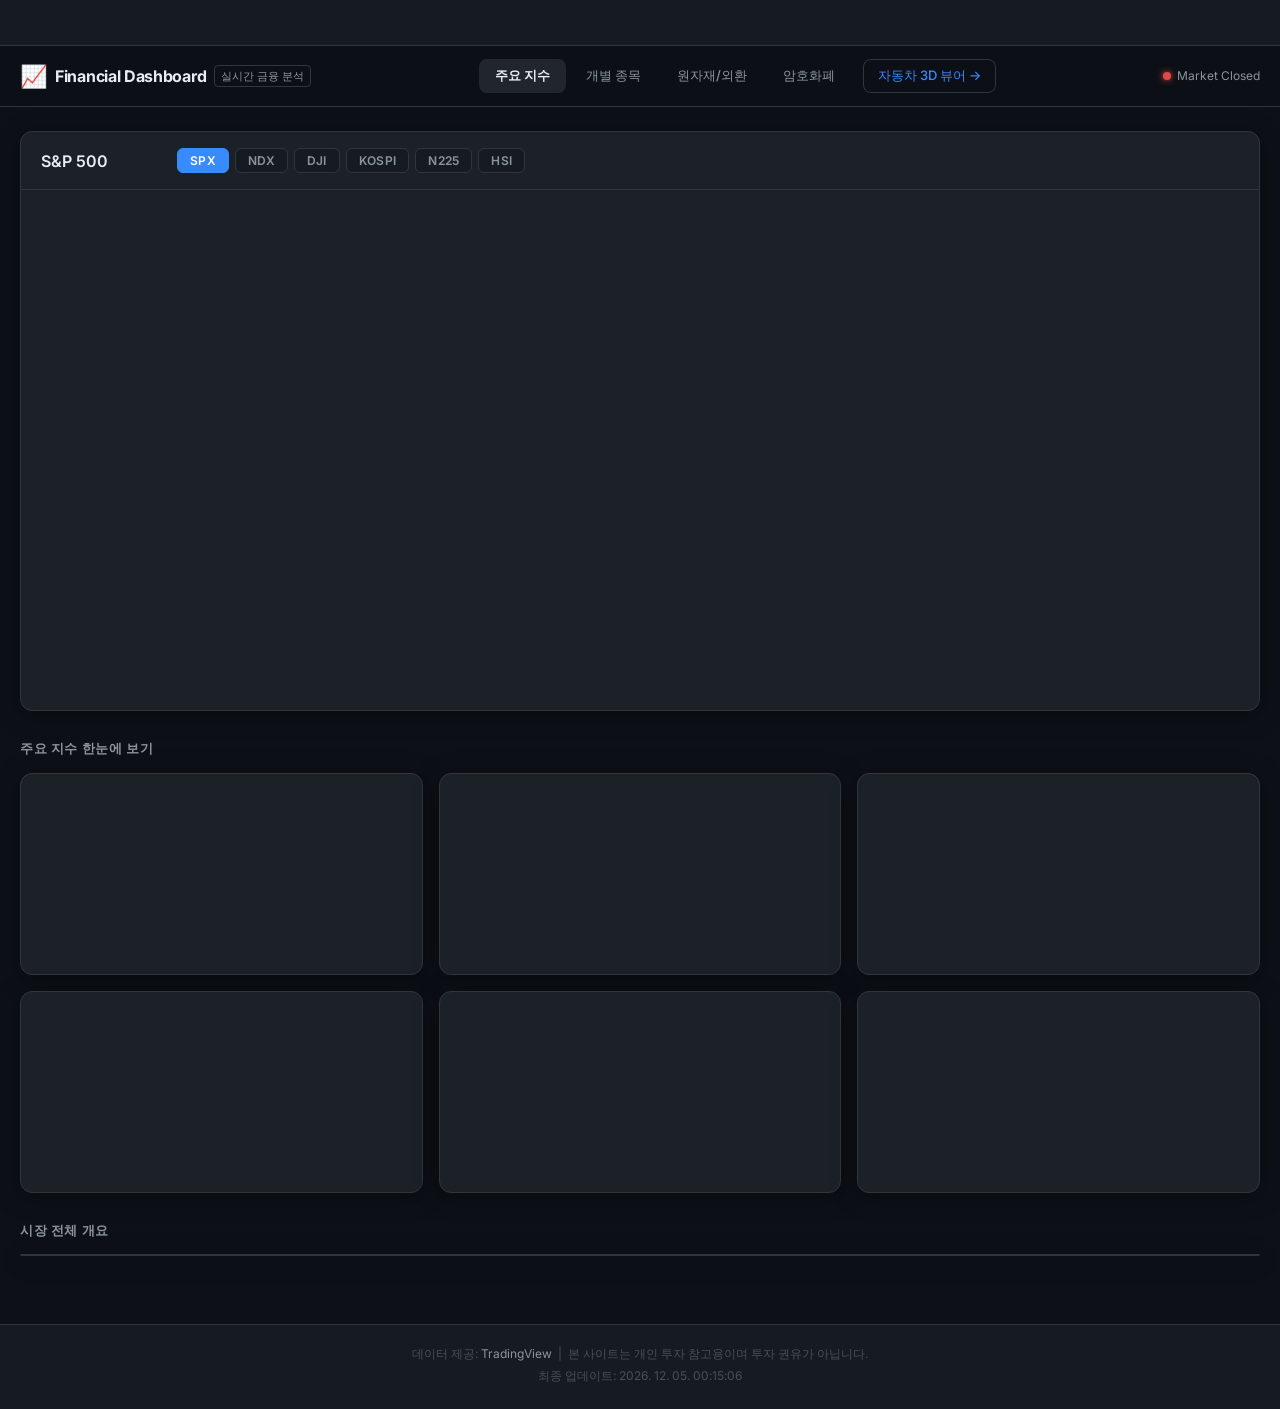
<file: index.html>
<!DOCTYPE html>
<html lang="ko">
<head>
  <meta charset="UTF-8" />
  <meta name="viewport" content="width=device-width, initial-scale=1.0" />
  <title>Financial Dashboard | 금융 차트 대시보드</title>
  <link rel="stylesheet" href="assets/css/style.css" />
  <link rel="preconnect" href="https://fonts.googleapis.com" />
  <link href="https://fonts.googleapis.com/css2?family=Inter:wght@300;400;500;600;700&display=swap" rel="stylesheet" />
</head>
<body>

  <!-- Ticker Tape -->
  <div id="ticker-wrap">
    <div class="tradingview-widget-container">
      <div class="tradingview-widget-container__widget"></div>
      <script type="text/javascript" src="https://s3.tradingview.com/external-embedding/embed-widget-ticker-tape.js" async>
      {
        "symbols": [
          {"proName": "FOREXCOM:SPXUSD", "title": "S&P 500"},
          {"proName": "FOREXCOM:NSXUSD", "title": "NASDAQ 100"},
          {"description": "DOW Jones", "proName": "FOREXCOM:DJI"},
          {"description": "KOSPI", "proName": "KRX:KOSPI"},
          {"description": "NIKKEI 225", "proName": "TVC:NI225"},
          {"description": "HANG SENG", "proName": "TVC:HSI"},
          {"description": "Gold", "proName": "TVC:GOLD"},
          {"description": "WTI Oil", "proName": "TVC:USOIL"},
          {"description": "BTC/USD", "proName": "BITSTAMP:BTCUSD"},
          {"description": "ETH/USD", "proName": "BITSTAMP:ETHUSD"},
          {"description": "USD/KRW", "proName": "FX_IDC:USDKRW"}
        ],
        "showSymbolLogo": true,
        "isTransparent": true,
        "displayMode": "adaptive",
        "colorTheme": "dark",
        "locale": "kr"
      }
      </script>
    </div>
  </div>

  <!-- Header -->
  <header id="site-header">
    <div class="header-inner">
      <div class="logo">
        <span class="logo-icon">📈</span>
        <span class="logo-text">Financial Dashboard</span>
        <span class="logo-sub">실시간 금융 분석</span>
      </div>
      <nav class="tab-nav">
        <button class="tab-btn active" data-tab="indices">주요 지수</button>
        <button class="tab-btn" data-tab="stocks">개별 종목</button>
        <button class="tab-btn" data-tab="commodities">원자재/외환</button>
        <button class="tab-btn" data-tab="crypto">암호화폐</button>
        <a class="nav-link" href="car-viewer/">자동차 3D 뷰어 →</a>
      </nav>
      <div class="market-status" id="market-status">
        <span class="status-dot"></span>
        <span class="status-text">Market</span>
      </div>
    </div>
  </header>

  <!-- Main Content -->
  <main id="main-content">

    <!-- Tab: 주요 지수 -->
    <section class="tab-section active" id="tab-indices">

      <!-- Main Chart -->
      <div class="section-row">
        <div class="main-chart-container card">
          <div class="card-header">
            <h2 class="card-title" id="main-chart-title">S&amp;P 500</h2>
            <div class="symbol-buttons">
              <button class="sym-btn active" data-sym="FOREXCOM:SPXUSD" data-name="S&amp;P 500">SPX</button>
              <button class="sym-btn" data-sym="FOREXCOM:NSXUSD" data-name="NASDAQ 100">NDX</button>
              <button class="sym-btn" data-sym="FOREXCOM:DJI" data-name="DOW Jones">DJI</button>
              <button class="sym-btn" data-sym="KRX:KOSPI" data-name="KOSPI">KOSPI</button>
              <button class="sym-btn" data-sym="TVC:NI225" data-name="NIKKEI 225">N225</button>
              <button class="sym-btn" data-sym="TVC:HSI" data-name="HANG SENG">HSI</button>
            </div>
          </div>
          <div class="tradingview-widget-container" id="main-chart-widget" style="height:520px;">
            <div id="tradingview_main" style="height:100%;"></div>
            <script type="text/javascript" src="https://s3.tradingview.com/tv.js" async></script>
          </div>
        </div>
      </div>

      <!-- Mini Chart Grid -->
      <div class="section-row">
        <h3 class="section-label">주요 지수 한눈에 보기</h3>
        <div class="mini-grid">

          <!-- SPX mini -->
          <div class="mini-card card">
            <div class="tradingview-widget-container" style="height:200px;">
              <div class="tradingview-widget-container__widget" style="height:100%;"></div>
              <script type="text/javascript" src="https://s3.tradingview.com/external-embedding/embed-widget-mini-symbol-overview.js" async>
              {
                "symbol": "FOREXCOM:SPXUSD",
                "width": "100%",
                "height": "200",
                "locale": "kr",
                "dateRange": "12M",
                "colorTheme": "dark",
                "isTransparent": true,
                "autosize": true,
                "largeChartUrl": ""
              }
              </script>
            </div>
          </div>

          <!-- NASDAQ mini -->
          <div class="mini-card card">
            <div class="tradingview-widget-container" style="height:200px;">
              <div class="tradingview-widget-container__widget" style="height:100%;"></div>
              <script type="text/javascript" src="https://s3.tradingview.com/external-embedding/embed-widget-mini-symbol-overview.js" async>
              {
                "symbol": "FOREXCOM:NSXUSD",
                "width": "100%",
                "height": "200",
                "locale": "kr",
                "dateRange": "12M",
                "colorTheme": "dark",
                "isTransparent": true,
                "autosize": true
              }
              </script>
            </div>
          </div>

          <!-- DOW mini -->
          <div class="mini-card card">
            <div class="tradingview-widget-container" style="height:200px;">
              <div class="tradingview-widget-container__widget" style="height:100%;"></div>
              <script type="text/javascript" src="https://s3.tradingview.com/external-embedding/embed-widget-mini-symbol-overview.js" async>
              {
                "symbol": "FOREXCOM:DJI",
                "width": "100%",
                "height": "200",
                "locale": "kr",
                "dateRange": "12M",
                "colorTheme": "dark",
                "isTransparent": true,
                "autosize": true
              }
              </script>
            </div>
          </div>

          <!-- KOSPI mini -->
          <div class="mini-card card">
            <div class="tradingview-widget-container" style="height:200px;">
              <div class="tradingview-widget-container__widget" style="height:100%;"></div>
              <script type="text/javascript" src="https://s3.tradingview.com/external-embedding/embed-widget-mini-symbol-overview.js" async>
              {
                "symbol": "KRX:KOSPI",
                "width": "100%",
                "height": "200",
                "locale": "kr",
                "dateRange": "12M",
                "colorTheme": "dark",
                "isTransparent": true,
                "autosize": true
              }
              </script>
            </div>
          </div>

          <!-- NIKKEI mini -->
          <div class="mini-card card">
            <div class="tradingview-widget-container" style="height:200px;">
              <div class="tradingview-widget-container__widget" style="height:100%;"></div>
              <script type="text/javascript" src="https://s3.tradingview.com/external-embedding/embed-widget-mini-symbol-overview.js" async>
              {
                "symbol": "TVC:NI225",
                "width": "100%",
                "height": "200",
                "locale": "kr",
                "dateRange": "12M",
                "colorTheme": "dark",
                "isTransparent": true,
                "autosize": true
              }
              </script>
            </div>
          </div>

          <!-- HSI mini -->
          <div class="mini-card card">
            <div class="tradingview-widget-container" style="height:200px;">
              <div class="tradingview-widget-container__widget" style="height:100%;"></div>
              <script type="text/javascript" src="https://s3.tradingview.com/external-embedding/embed-widget-mini-symbol-overview.js" async>
              {
                "symbol": "TVC:HSI",
                "width": "100%",
                "height": "200",
                "locale": "kr",
                "dateRange": "12M",
                "colorTheme": "dark",
                "isTransparent": true,
                "autosize": true
              }
              </script>
            </div>
          </div>

        </div>
      </div>

      <!-- Market Overview -->
      <div class="section-row">
        <h3 class="section-label">시장 전체 개요</h3>
        <div class="card overview-card">
          <div class="tradingview-widget-container">
            <div class="tradingview-widget-container__widget"></div>
            <script type="text/javascript" src="https://s3.tradingview.com/external-embedding/embed-widget-market-overview.js" async>
            {
              "colorTheme": "dark",
              "dateRange": "12M",
              "showChart": true,
              "locale": "kr",
              "largeChartUrl": "",
              "isTransparent": true,
              "showSymbolLogo": true,
              "showFloatingTooltip": false,
              "width": "100%",
              "height": "660",
              "plotLineColorGrowing": "rgba(41, 181, 110, 1)",
              "plotLineColorFalling": "rgba(226, 71, 71, 1)",
              "gridLineColor": "rgba(42, 46, 57, 0)",
              "scaleFontColor": "rgba(134, 137, 147, 1)",
              "belowLineFillColorGrowing": "rgba(41, 181, 110, 0.12)",
              "belowLineFillColorFalling": "rgba(226, 71, 71, 0.12)",
              "belowLineFillColorGrowingBottom": "rgba(41, 181, 110, 0)",
              "belowLineFillColorFallingBottom": "rgba(226, 71, 71, 0)",
              "symbolActiveColor": "rgba(41, 181, 110, 0.12)",
              "tabs": [
                {
                  "title": "주요 지수",
                  "symbols": [
                    {"s": "FOREXCOM:SPXUSD", "d": "S&P 500"},
                    {"s": "FOREXCOM:NSXUSD", "d": "NASDAQ 100"},
                    {"s": "FOREXCOM:DJI", "d": "DOW Jones"},
                    {"s": "KRX:KOSPI", "d": "KOSPI"},
                    {"s": "TVC:NI225", "d": "NIKKEI 225"},
                    {"s": "TVC:HSI", "d": "HANG SENG"}
                  ],
                  "originalTitle": "Indices"
                },
                {
                  "title": "원자재",
                  "symbols": [
                    {"s": "TVC:GOLD", "d": "Gold"},
                    {"s": "TVC:SILVER", "d": "Silver"},
                    {"s": "TVC:USOIL", "d": "WTI Crude"},
                    {"s": "TVC:UKOIL", "d": "Brent Crude"}
                  ],
                  "originalTitle": "Commodities"
                },
                {
                  "title": "외환",
                  "symbols": [
                    {"s": "FX_IDC:USDKRW", "d": "USD/KRW"},
                    {"s": "FX:EURUSD", "d": "EUR/USD"},
                    {"s": "FX:USDJPY", "d": "USD/JPY"},
                    {"s": "FX:GBPUSD", "d": "GBP/USD"}
                  ],
                  "originalTitle": "Forex"
                },
                {
                  "title": "암호화폐",
                  "symbols": [
                    {"s": "BITSTAMP:BTCUSD", "d": "Bitcoin"},
                    {"s": "BITSTAMP:ETHUSD", "d": "Ethereum"},
                    {"s": "COINBASE:SOLUSD", "d": "Solana"},
                    {"s": "BINANCE:BNBUSDT", "d": "BNB"}
                  ],
                  "originalTitle": "Crypto"
                }
              ]
            }
            </script>
          </div>
        </div>
      </div>

    </section>

    <!-- Tab: 개별 종목 -->
    <section class="tab-section" id="tab-stocks">
      <div class="section-row">
        <div class="main-chart-container card">
          <div class="card-header">
            <h2 class="card-title">주요 개별 종목</h2>
            <div class="symbol-buttons">
              <button class="sym-btn active" data-sym="NASDAQ:NVDA" data-name="NVIDIA">NVDA</button>
              <button class="sym-btn" data-sym="NASDAQ:AAPL" data-name="Apple">AAPL</button>
              <button class="sym-btn" data-sym="NASDAQ:MSFT" data-name="Microsoft">MSFT</button>
              <button class="sym-btn" data-sym="NASDAQ:TSLA" data-name="Tesla">TSLA</button>
              <button class="sym-btn" data-sym="NASDAQ:AMZN" data-name="Amazon">AMZN</button>
              <button class="sym-btn" data-sym="NASDAQ:META" data-name="Meta">META</button>
            </div>
          </div>
          <div class="tradingview-widget-container" id="stocks-chart-widget" style="height:520px;">
            <div id="tradingview_stocks" style="height:100%;"></div>
          </div>
        </div>
      </div>

      <div class="section-row">
        <h3 class="section-label">종목 스크리너</h3>
        <div class="card screener-card">
          <div class="tradingview-widget-container">
            <div class="tradingview-widget-container__widget"></div>
            <script type="text/javascript" src="https://s3.tradingview.com/external-embedding/embed-widget-screener.js" async>
            {
              "width": "100%",
              "height": 550,
              "defaultColumn": "overview",
              "defaultScreen": "most_capitalized",
              "market": "america",
              "showToolbar": true,
              "colorTheme": "dark",
              "locale": "kr",
              "isTransparent": true
            }
            </script>
          </div>
        </div>
      </div>
    </section>

    <!-- Tab: 원자재/외환 -->
    <section class="tab-section" id="tab-commodities">
      <div class="section-row">
        <div class="main-chart-container card">
          <div class="card-header">
            <h2 class="card-title">원자재 / 외환</h2>
            <div class="symbol-buttons">
              <button class="sym-btn active" data-sym="TVC:GOLD" data-name="Gold">금</button>
              <button class="sym-btn" data-sym="TVC:SILVER" data-name="Silver">은</button>
              <button class="sym-btn" data-sym="TVC:USOIL" data-name="WTI Crude Oil">WTI</button>
              <button class="sym-btn" data-sym="TVC:UKOIL" data-name="Brent Crude">Brent</button>
              <button class="sym-btn" data-sym="FX_IDC:USDKRW" data-name="USD/KRW">USD/KRW</button>
              <button class="sym-btn" data-sym="FX:USDJPY" data-name="USD/JPY">USD/JPY</button>
            </div>
          </div>
          <div class="tradingview-widget-container" id="commodities-chart-widget" style="height:520px;">
            <div id="tradingview_commodities" style="height:100%;"></div>
          </div>
        </div>
      </div>

      <div class="section-row">
        <h3 class="section-label">원자재 / 외환 소형 차트</h3>
        <div class="mini-grid">
          <div class="mini-card card">
            <div class="tradingview-widget-container" style="height:200px;">
              <div class="tradingview-widget-container__widget" style="height:100%;"></div>
              <script type="text/javascript" src="https://s3.tradingview.com/external-embedding/embed-widget-mini-symbol-overview.js" async>
              {"symbol":"TVC:GOLD","width":"100%","height":"200","locale":"kr","dateRange":"12M","colorTheme":"dark","isTransparent":true,"autosize":true}
              </script>
            </div>
          </div>
          <div class="mini-card card">
            <div class="tradingview-widget-container" style="height:200px;">
              <div class="tradingview-widget-container__widget" style="height:100%;"></div>
              <script type="text/javascript" src="https://s3.tradingview.com/external-embedding/embed-widget-mini-symbol-overview.js" async>
              {"symbol":"TVC:SILVER","width":"100%","height":"200","locale":"kr","dateRange":"12M","colorTheme":"dark","isTransparent":true,"autosize":true}
              </script>
            </div>
          </div>
          <div class="mini-card card">
            <div class="tradingview-widget-container" style="height:200px;">
              <div class="tradingview-widget-container__widget" style="height:100%;"></div>
              <script type="text/javascript" src="https://s3.tradingview.com/external-embedding/embed-widget-mini-symbol-overview.js" async>
              {"symbol":"TVC:USOIL","width":"100%","height":"200","locale":"kr","dateRange":"12M","colorTheme":"dark","isTransparent":true,"autosize":true}
              </script>
            </div>
          </div>
          <div class="mini-card card">
            <div class="tradingview-widget-container" style="height:200px;">
              <div class="tradingview-widget-container__widget" style="height:100%;"></div>
              <script type="text/javascript" src="https://s3.tradingview.com/external-embedding/embed-widget-mini-symbol-overview.js" async>
              {"symbol":"FX_IDC:USDKRW","width":"100%","height":"200","locale":"kr","dateRange":"12M","colorTheme":"dark","isTransparent":true,"autosize":true}
              </script>
            </div>
          </div>
          <div class="mini-card card">
            <div class="tradingview-widget-container" style="height:200px;">
              <div class="tradingview-widget-container__widget" style="height:100%;"></div>
              <script type="text/javascript" src="https://s3.tradingview.com/external-embedding/embed-widget-mini-symbol-overview.js" async>
              {"symbol":"FX:EURUSD","width":"100%","height":"200","locale":"kr","dateRange":"12M","colorTheme":"dark","isTransparent":true,"autosize":true}
              </script>
            </div>
          </div>
          <div class="mini-card card">
            <div class="tradingview-widget-container" style="height:200px;">
              <div class="tradingview-widget-container__widget" style="height:100%;"></div>
              <script type="text/javascript" src="https://s3.tradingview.com/external-embedding/embed-widget-mini-symbol-overview.js" async>
              {"symbol":"FX:USDJPY","width":"100%","height":"200","locale":"kr","dateRange":"12M","colorTheme":"dark","isTransparent":true,"autosize":true}
              </script>
            </div>
          </div>
        </div>
      </div>
    </section>

    <!-- Tab: 암호화폐 -->
    <section class="tab-section" id="tab-crypto">
      <div class="section-row">
        <div class="main-chart-container card">
          <div class="card-header">
            <h2 class="card-title">암호화폐</h2>
            <div class="symbol-buttons">
              <button class="sym-btn active" data-sym="BITSTAMP:BTCUSD" data-name="Bitcoin">BTC</button>
              <button class="sym-btn" data-sym="BITSTAMP:ETHUSD" data-name="Ethereum">ETH</button>
              <button class="sym-btn" data-sym="COINBASE:SOLUSD" data-name="Solana">SOL</button>
              <button class="sym-btn" data-sym="BINANCE:BNBUSDT" data-name="BNB">BNB</button>
              <button class="sym-btn" data-sym="COINBASE:XRPUSD" data-name="XRP">XRP</button>
            </div>
          </div>
          <div class="tradingview-widget-container" id="crypto-chart-widget" style="height:520px;">
            <div id="tradingview_crypto" style="height:100%;"></div>
          </div>
        </div>
      </div>

      <div class="section-row">
        <h3 class="section-label">암호화폐 소형 차트</h3>
        <div class="mini-grid">
          <div class="mini-card card">
            <div class="tradingview-widget-container" style="height:200px;">
              <div class="tradingview-widget-container__widget" style="height:100%;"></div>
              <script type="text/javascript" src="https://s3.tradingview.com/external-embedding/embed-widget-mini-symbol-overview.js" async>
              {"symbol":"BITSTAMP:BTCUSD","width":"100%","height":"200","locale":"kr","dateRange":"12M","colorTheme":"dark","isTransparent":true,"autosize":true}
              </script>
            </div>
          </div>
          <div class="mini-card card">
            <div class="tradingview-widget-container" style="height:200px;">
              <div class="tradingview-widget-container__widget" style="height:100%;"></div>
              <script type="text/javascript" src="https://s3.tradingview.com/external-embedding/embed-widget-mini-symbol-overview.js" async>
              {"symbol":"BITSTAMP:ETHUSD","width":"100%","height":"200","locale":"kr","dateRange":"12M","colorTheme":"dark","isTransparent":true,"autosize":true}
              </script>
            </div>
          </div>
          <div class="mini-card card">
            <div class="tradingview-widget-container" style="height:200px;">
              <div class="tradingview-widget-container__widget" style="height:100%;"></div>
              <script type="text/javascript" src="https://s3.tradingview.com/external-embedding/embed-widget-mini-symbol-overview.js" async>
              {"symbol":"COINBASE:SOLUSD","width":"100%","height":"200","locale":"kr","dateRange":"12M","colorTheme":"dark","isTransparent":true,"autosize":true}
              </script>
            </div>
          </div>
          <div class="mini-card card">
            <div class="tradingview-widget-container" style="height:200px;">
              <div class="tradingview-widget-container__widget" style="height:100%;"></div>
              <script type="text/javascript" src="https://s3.tradingview.com/external-embedding/embed-widget-mini-symbol-overview.js" async>
              {"symbol":"BINANCE:BNBUSDT","width":"100%","height":"200","locale":"kr","dateRange":"12M","colorTheme":"dark","isTransparent":true,"autosize":true}
              </script>
            </div>
          </div>
          <div class="mini-card card">
            <div class="tradingview-widget-container" style="height:200px;">
              <div class="tradingview-widget-container__widget" style="height:100%;"></div>
              <script type="text/javascript" src="https://s3.tradingview.com/external-embedding/embed-widget-mini-symbol-overview.js" async>
              {"symbol":"COINBASE:XRPUSD","width":"100%","height":"200","locale":"kr","dateRange":"12M","colorTheme":"dark","isTransparent":true,"autosize":true}
              </script>
            </div>
          </div>
          <div class="mini-card card">
            <div class="tradingview-widget-container" style="height:200px;">
              <div class="tradingview-widget-container__widget" style="height:100%;"></div>
              <script type="text/javascript" src="https://s3.tradingview.com/external-embedding/embed-widget-mini-symbol-overview.js" async>
              {"symbol":"BINANCE:ADAUSDT","width":"100%","height":"200","locale":"kr","dateRange":"12M","colorTheme":"dark","isTransparent":true,"autosize":true}
              </script>
            </div>
          </div>
        </div>
      </div>
    </section>

  </main>

  <!-- Footer -->
  <footer id="site-footer">
    <div class="footer-inner">
      <p>데이터 제공: <a href="https://www.tradingview.com/" target="_blank" rel="noopener">TradingView</a> &nbsp;|&nbsp; 본 사이트는 개인 투자 참고용이며 투자 권유가 아닙니다.</p>
      <p class="footer-time">최종 업데이트: <span id="last-updated"></span></p>
    </div>
  </footer>

  <script src="assets/js/main.js"></script>
</body>
</html>
</file>
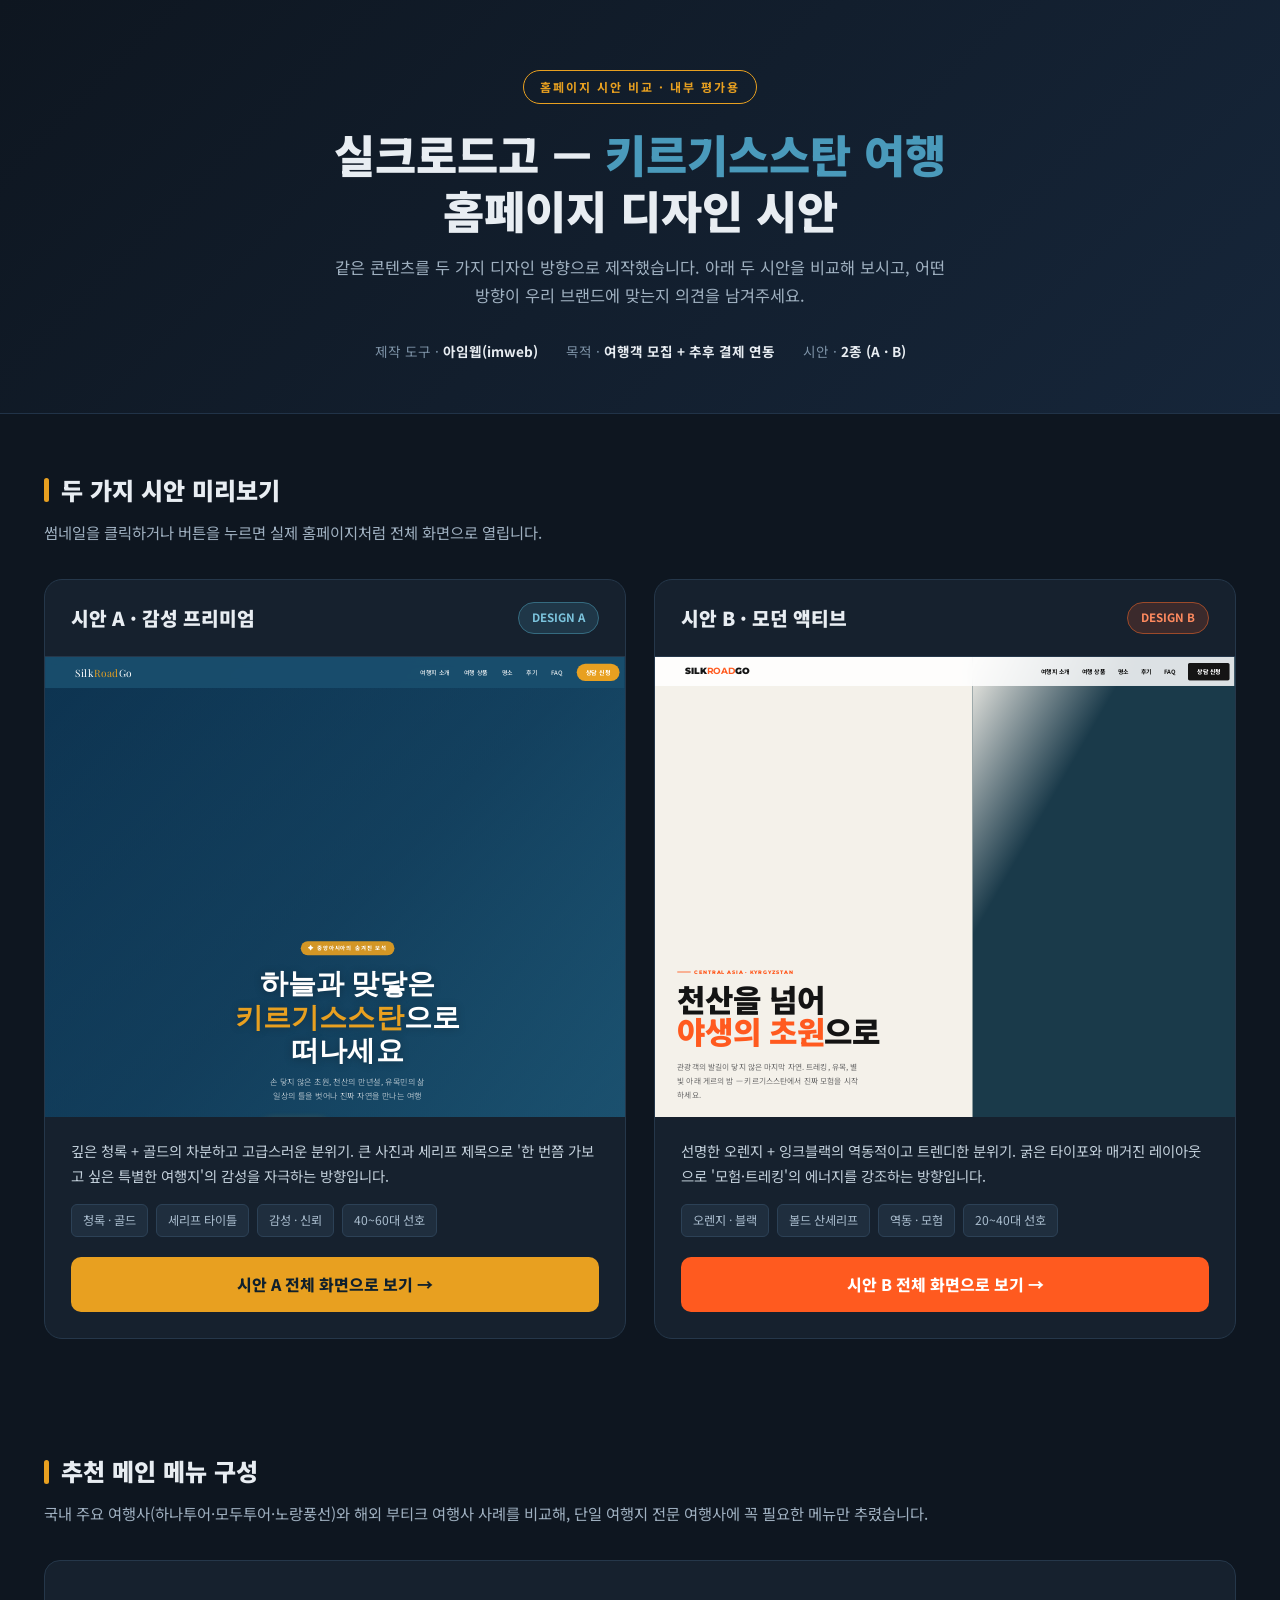
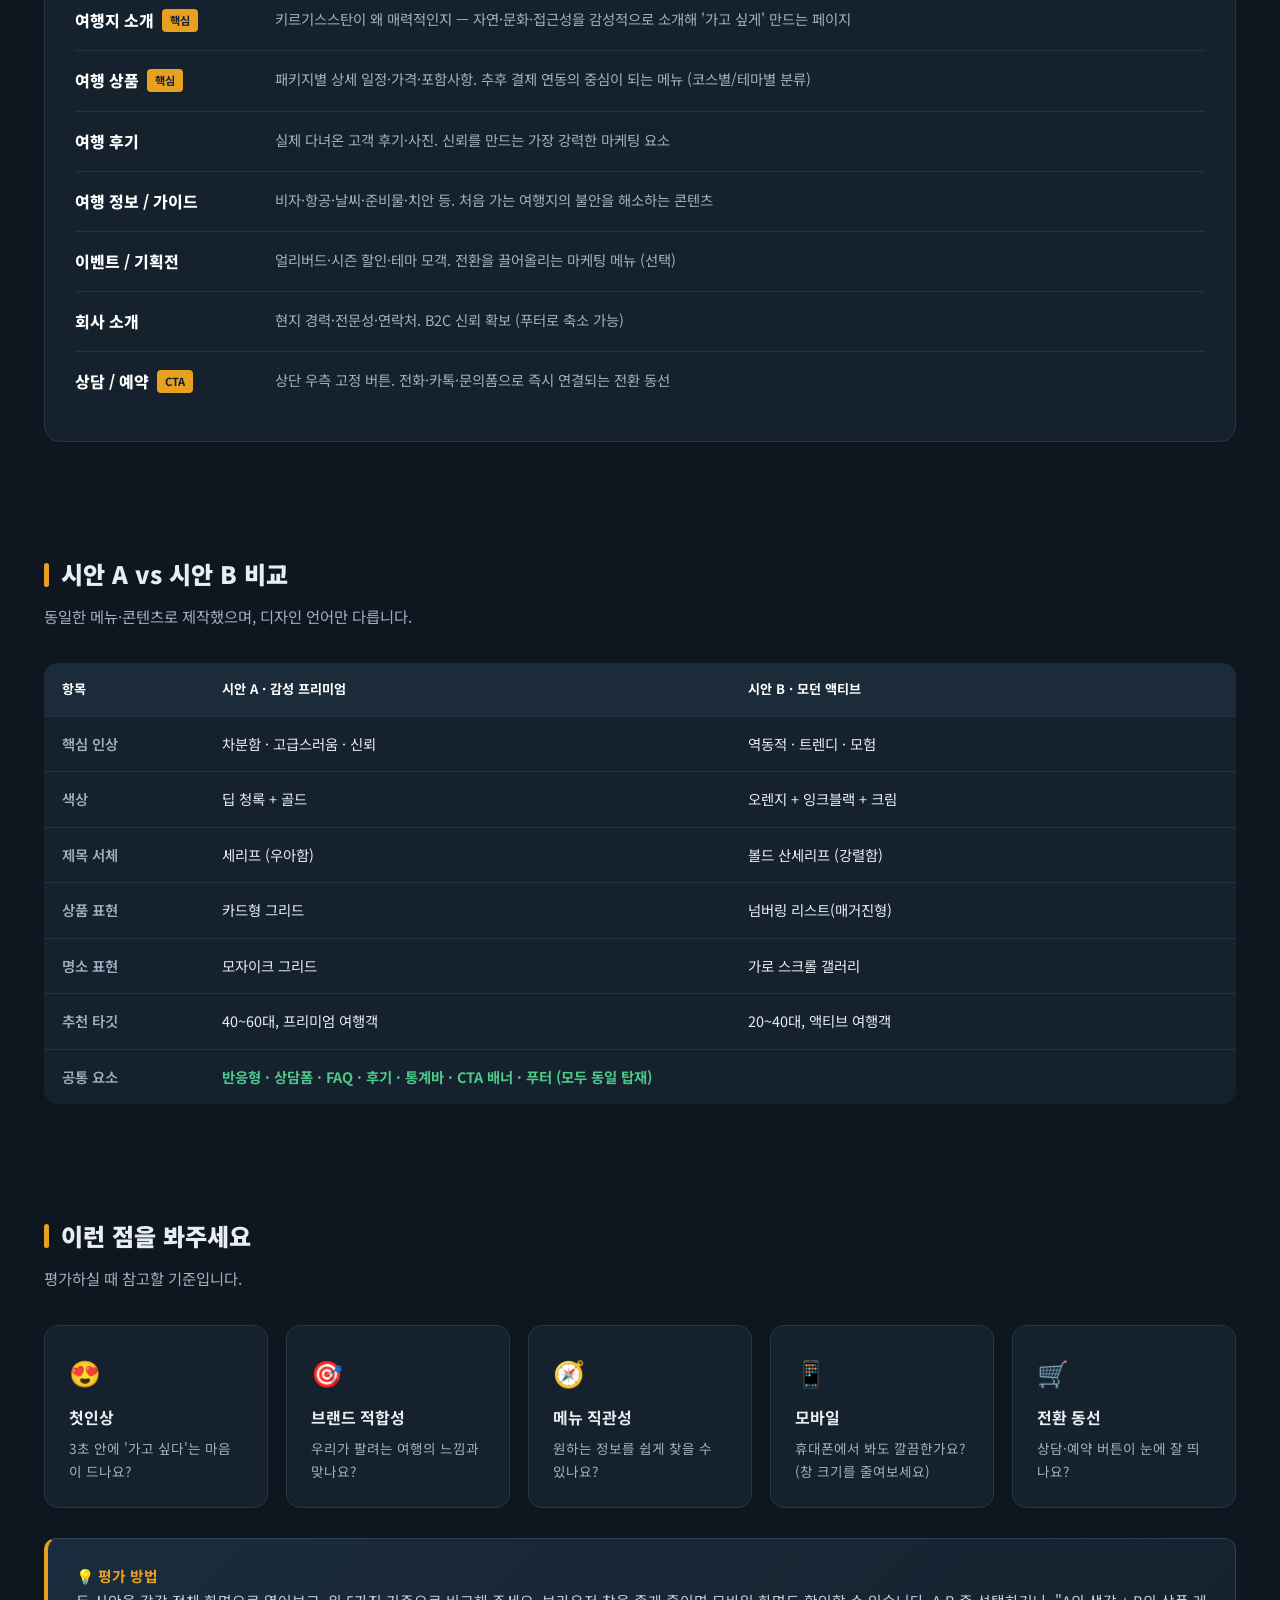
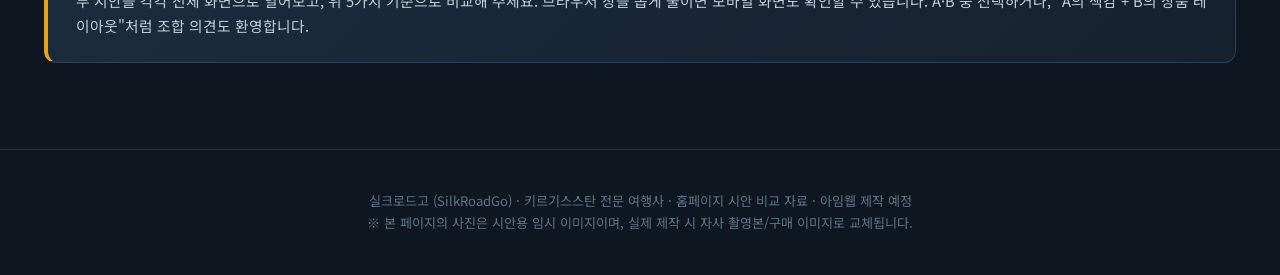
<file: silkroadgo/index.html>
<!DOCTYPE html>
<html lang="ko">
<head>
<meta charset="UTF-8" />
<meta name="viewport" content="width=device-width, initial-scale=1.0" />
<title>실크로드고 홈페이지 시안 비교 · 평가</title>
<style>
  @import url('https://fonts.googleapis.com/css2?family=Noto+Sans+KR:wght@300;400;500;700;900&display=swap');
  * { margin:0; padding:0; box-sizing:border-box; }
  body { font-family:'Noto Sans KR',sans-serif; background:#0e1620; color:#e8edf2; line-height:1.7; }
  a { color:inherit; }

  .wrap { max-width:1240px; margin:0 auto; padding:0 24px; }

  /* HERO */
  header { text-align:center; padding:70px 24px 50px; background:linear-gradient(135deg,#0e1620,#16263a); border-bottom:1px solid #213348; }
  header .tag { display:inline-block; font-size:0.75rem; font-weight:700; letter-spacing:2px; color:#e8a020; border:1px solid #e8a020; padding:6px 16px; border-radius:20px; margin-bottom:22px; }
  header h1 { font-size:clamp(1.9rem,4vw,2.8rem); font-weight:900; line-height:1.25; margin-bottom:16px; }
  header h1 span { color:#4a9abb; }
  header p { color:#9fb0c0; max-width:620px; margin:0 auto; font-size:1.02rem; }
  .meta { display:flex; gap:28px; justify-content:center; flex-wrap:wrap; margin-top:30px; font-size:0.85rem; color:#7d92a6; }
  .meta b { color:#e8edf2; font-weight:700; }

  section { padding:56px 0; }
  .s-title { font-size:1.5rem; font-weight:900; margin-bottom:8px; display:flex; align-items:center; gap:12px; }
  .s-title::before { content:''; width:5px; height:24px; background:#e8a020; border-radius:3px; }
  .s-sub { color:#9fb0c0; margin-bottom:34px; font-size:0.96rem; }

  /* DESIGN CARDS */
  .designs { display:grid; grid-template-columns:1fr 1fr; gap:28px; }
  .d-card { background:#16212e; border:1px solid #25374a; border-radius:18px; overflow:hidden; transition:transform .25s, box-shadow .25s; }
  .d-card:hover { transform:translateY(-4px); box-shadow:0 16px 50px rgba(0,0,0,0.5); }
  .d-head { padding:22px 26px; display:flex; align-items:center; justify-content:space-between; gap:12px; border-bottom:1px solid #25374a; }
  .d-head h3 { font-size:1.2rem; font-weight:900; }
  .d-head .pill { font-size:0.72rem; font-weight:700; padding:5px 13px; border-radius:20px; }
  .pill-a { background:rgba(74,154,187,0.18); color:#7cc4dd; border:1px solid #356b80; }
  .pill-b { background:rgba(255,90,31,0.16); color:#ff8a5f; border:1px solid #9c4a2a; }
  .d-frame { position:relative; height:460px; overflow:hidden; background:#0a0f15; }
  .d-frame iframe { width:1440px; height:1840px; border:0; transform:scale(0.42); transform-origin:top left; pointer-events:none; }
  .d-frame .veil { position:absolute; inset:0; cursor:pointer; }
  .d-body { padding:22px 26px 26px; }
  .d-body .concept { font-size:0.9rem; color:#c3d0db; margin-bottom:16px; }
  .d-tags { display:flex; flex-wrap:wrap; gap:8px; margin-bottom:20px; }
  .d-tags span { font-size:0.76rem; background:#1f2e3e; border:1px solid #2c4156; color:#a9bccd; padding:5px 11px; border-radius:6px; }
  .d-open { display:block; text-align:center; background:#e8a020; color:#10202c; font-weight:800; padding:14px; border-radius:10px; text-decoration:none; transition:opacity .2s; }
  .d-open:hover { opacity:0.88; }
  .d-card.b .d-open { background:#ff5a1f; color:#fff; }

  /* MENU TABLE */
  .menu-box { background:#16212e; border:1px solid #25374a; border-radius:16px; padding:30px; }
  .menu-row { display:grid; grid-template-columns:180px 1fr; gap:20px; padding:16px 0; border-bottom:1px solid #223346; }
  .menu-row:last-child { border-bottom:none; }
  .menu-row .m-name { font-weight:800; color:#fff; display:flex; align-items:center; gap:8px; }
  .menu-row .m-name em { font-style:normal; font-size:0.7rem; background:#e8a020; color:#10202c; padding:2px 8px; border-radius:4px; font-weight:700; }
  .menu-row .m-desc { color:#9fb0c0; font-size:0.9rem; }

  /* COMPARE TABLE */
  table { width:100%; border-collapse:collapse; background:#16212e; border-radius:14px; overflow:hidden; }
  th, td { padding:15px 18px; text-align:left; font-size:0.9rem; border-bottom:1px solid #223346; }
  th { background:#1c2b3a; font-weight:700; color:#fff; font-size:0.82rem; }
  td:first-child { color:#9fb0c0; font-weight:600; width:160px; }
  tr:last-child td { border-bottom:none; }
  .ck { color:#4ec78a; font-weight:700; }

  /* EVAL */
  .eval-grid { display:grid; grid-template-columns:repeat(auto-fit,minmax(220px,1fr)); gap:18px; }
  .eval-card { background:#16212e; border:1px solid #25374a; border-radius:14px; padding:24px; }
  .eval-card .n { font-size:1.6rem; }
  .eval-card h4 { margin:10px 0 6px; font-size:1rem; }
  .eval-card p { color:#9fb0c0; font-size:0.85rem; }

  .note { background:linear-gradient(135deg,#1a2c3d,#16212e); border:1px solid #2c4156; border-left:4px solid #e8a020; border-radius:12px; padding:24px 28px; margin-top:30px; }
  .note b { color:#e8a020; }
  .note p { color:#c3d0db; font-size:0.92rem; }

  footer { text-align:center; padding:40px 24px; color:#5d7488; font-size:0.82rem; border-top:1px solid #213348; margin-top:30px; }

  @media (max-width:880px){
    .designs { grid-template-columns:1fr; }
    .menu-row { grid-template-columns:1fr; gap:4px; }
    .d-frame { height:380px; }
  }
</style>
</head>
<body>

<header>
  <span class="tag">홈페이지 시안 비교 · 내부 평가용</span>
  <h1>실크로드고 — <span>키르기스스탄 여행</span><br>홈페이지 디자인 시안</h1>
  <p>같은 콘텐츠를 두 가지 디자인 방향으로 제작했습니다. 아래 두 시안을 비교해 보시고, 어떤 방향이 우리 브랜드에 맞는지 의견을 남겨주세요.</p>
  <div class="meta">
    <div>제작 도구 · <b>아임웹(imweb)</b></div>
    <div>목적 · <b>여행객 모집 + 추후 결제 연동</b></div>
    <div>시안 · <b>2종 (A · B)</b></div>
  </div>
</header>

<div class="wrap">

  <!-- 시안 비교 -->
  <section>
    <div class="s-title">두 가지 시안 미리보기</div>
    <div class="s-sub">썸네일을 클릭하거나 버튼을 누르면 실제 홈페이지처럼 전체 화면으로 열립니다.</div>
    <div class="designs">

      <!-- A -->
      <div class="d-card a">
        <div class="d-head">
          <h3>시안 A · 감성 프리미엄</h3>
          <span class="pill pill-a">DESIGN A</span>
        </div>
        <div class="d-frame">
          <iframe src="design-a.html" title="시안 A" scrolling="no" loading="lazy"></iframe>
          <a class="veil" href="design-a.html" target="_blank" aria-label="시안 A 열기"></a>
        </div>
        <div class="d-body">
          <p class="concept">깊은 청록 + 골드의 차분하고 고급스러운 분위기. 큰 사진과 세리프 제목으로 '한 번쯤 가보고 싶은 특별한 여행지'의 감성을 자극하는 방향입니다.</p>
          <div class="d-tags"><span>청록 · 골드</span><span>세리프 타이틀</span><span>감성 · 신뢰</span><span>40~60대 선호</span></div>
          <a class="d-open" href="design-a.html" target="_blank">시안 A 전체 화면으로 보기 →</a>
        </div>
      </div>

      <!-- B -->
      <div class="d-card b">
        <div class="d-head">
          <h3>시안 B · 모던 액티브</h3>
          <span class="pill pill-b">DESIGN B</span>
        </div>
        <div class="d-frame">
          <iframe src="design-b.html" title="시안 B" scrolling="no" loading="lazy"></iframe>
          <a class="veil" href="design-b.html" target="_blank" aria-label="시안 B 열기"></a>
        </div>
        <div class="d-body">
          <p class="concept">선명한 오렌지 + 잉크블랙의 역동적이고 트렌디한 분위기. 굵은 타이포와 매거진 레이아웃으로 '모험·트레킹'의 에너지를 강조하는 방향입니다.</p>
          <div class="d-tags"><span>오렌지 · 블랙</span><span>볼드 산세리프</span><span>역동 · 모험</span><span>20~40대 선호</span></div>
          <a class="d-open" href="design-b.html" target="_blank">시안 B 전체 화면으로 보기 →</a>
        </div>
      </div>
    </div>
  </section>

  <!-- 추천 메뉴 -->
  <section>
    <div class="s-title">추천 메인 메뉴 구성</div>
    <div class="s-sub">국내 주요 여행사(하나투어·모두투어·노랑풍선)와 해외 부티크 여행사 사례를 비교해, 단일 여행지 전문 여행사에 꼭 필요한 메뉴만 추렸습니다.</div>
    <div class="menu-box">
      <div class="menu-row"><div class="m-name">여행지 소개 <em>핵심</em></div><div class="m-desc">키르기스스탄이 왜 매력적인지 — 자연·문화·접근성을 감성적으로 소개해 '가고 싶게' 만드는 페이지</div></div>
      <div class="menu-row"><div class="m-name">여행 상품 <em>핵심</em></div><div class="m-desc">패키지별 상세 일정·가격·포함사항. 추후 결제 연동의 중심이 되는 메뉴 (코스별/테마별 분류)</div></div>
      <div class="menu-row"><div class="m-name">여행 후기</div><div class="m-desc">실제 다녀온 고객 후기·사진. 신뢰를 만드는 가장 강력한 마케팅 요소</div></div>
      <div class="menu-row"><div class="m-name">여행 정보 / 가이드</div><div class="m-desc">비자·항공·날씨·준비물·치안 등. 처음 가는 여행지의 불안을 해소하는 콘텐츠</div></div>
      <div class="menu-row"><div class="m-name">이벤트 / 기획전</div><div class="m-desc">얼리버드·시즌 할인·테마 모객. 전환을 끌어올리는 마케팅 메뉴 (선택)</div></div>
      <div class="menu-row"><div class="m-name">회사 소개</div><div class="m-desc">현지 경력·전문성·연락처. B2C 신뢰 확보 (푸터로 축소 가능)</div></div>
      <div class="menu-row"><div class="m-name">상담 / 예약 <em>CTA</em></div><div class="m-desc">상단 우측 고정 버튼. 전화·카톡·문의폼으로 즉시 연결되는 전환 동선</div></div>
    </div>
  </section>

  <!-- 비교표 -->
  <section>
    <div class="s-title">시안 A vs 시안 B 비교</div>
    <div class="s-sub">동일한 메뉴·콘텐츠로 제작했으며, 디자인 언어만 다릅니다.</div>
    <table>
      <tr><th>항목</th><th>시안 A · 감성 프리미엄</th><th>시안 B · 모던 액티브</th></tr>
      <tr><td>핵심 인상</td><td>차분함 · 고급스러움 · 신뢰</td><td>역동적 · 트렌디 · 모험</td></tr>
      <tr><td>색상</td><td>딥 청록 + 골드</td><td>오렌지 + 잉크블랙 + 크림</td></tr>
      <tr><td>제목 서체</td><td>세리프 (우아함)</td><td>볼드 산세리프 (강렬함)</td></tr>
      <tr><td>상품 표현</td><td>카드형 그리드</td><td>넘버링 리스트(매거진형)</td></tr>
      <tr><td>명소 표현</td><td>모자이크 그리드</td><td>가로 스크롤 갤러리</td></tr>
      <tr><td>추천 타깃</td><td>40~60대, 프리미엄 여행객</td><td>20~40대, 액티브 여행객</td></tr>
      <tr><td>공통 요소</td><td class="ck" colspan="2">반응형 · 상담폼 · FAQ · 후기 · 통계바 · CTA 배너 · 푸터 (모두 동일 탑재)</td></tr>
    </table>
  </section>

  <!-- 평가 포인트 -->
  <section>
    <div class="s-title">이런 점을 봐주세요</div>
    <div class="s-sub">평가하실 때 참고할 기준입니다.</div>
    <div class="eval-grid">
      <div class="eval-card"><div class="n">😍</div><h4>첫인상</h4><p>3초 안에 '가고 싶다'는 마음이 드나요?</p></div>
      <div class="eval-card"><div class="n">🎯</div><h4>브랜드 적합성</h4><p>우리가 팔려는 여행의 느낌과 맞나요?</p></div>
      <div class="eval-card"><div class="n">🧭</div><h4>메뉴 직관성</h4><p>원하는 정보를 쉽게 찾을 수 있나요?</p></div>
      <div class="eval-card"><div class="n">📱</div><h4>모바일</h4><p>휴대폰에서 봐도 깔끔한가요? (창 크기를 줄여보세요)</p></div>
      <div class="eval-card"><div class="n">🛒</div><h4>전환 동선</h4><p>상담·예약 버튼이 눈에 잘 띄나요?</p></div>
    </div>

    <div class="note">
      <p><b>💡 평가 방법</b><br>두 시안을 각각 전체 화면으로 열어보고, 위 5가지 기준으로 비교해 주세요. 브라우저 창을 좁게 줄이면 모바일 화면도 확인할 수 있습니다. A·B 중 선택하거나, "A의 색감 + B의 상품 레이아웃"처럼 조합 의견도 환영합니다.</p>
    </div>
  </section>

</div>

<footer>
  실크로드고 (SilkRoadGo) · 키르기스스탄 전문 여행사 · 홈페이지 시안 비교 자료 · 아임웹 제작 예정<br>
  ※ 본 페이지의 사진은 시안용 임시 이미지이며, 실제 제작 시 자사 촬영본/구매 이미지로 교체됩니다.
</footer>

</body>
</html>
</file>
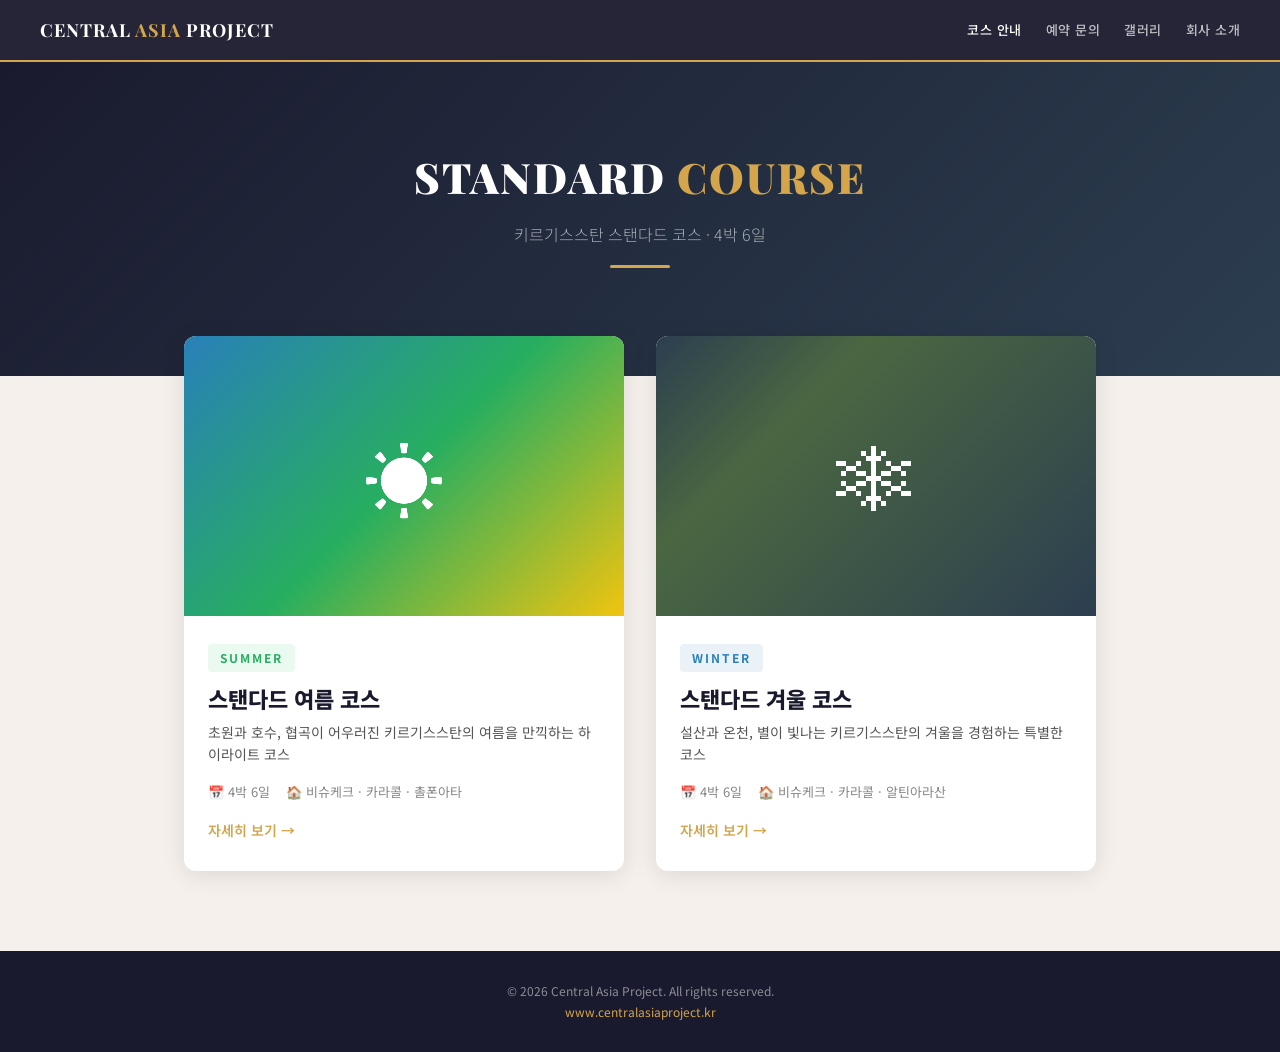
<file: standard-course/index.html>
<!DOCTYPE html>
<html lang="ko">
<head>
  <meta charset="UTF-8">
  <meta name="viewport" content="width=device-width, initial-scale=1.0">
  <title>스탠다드 코스 | Central Asia Project</title>
  <link rel="preconnect" href="https://fonts.googleapis.com">
  <link href="https://fonts.googleapis.com/css2?family=Noto+Sans+KR:wght@300;400;500;600;700;900&family=Playfair+Display:wght@700;900&display=swap" rel="stylesheet">
  <style>
    *, *::before, *::after { box-sizing: border-box; margin: 0; padding: 0; }

    :root {
      --bg: #f5f0eb;
      --text: #1a1a2e;
      --text-sub: #555;
      --gold: #d4a54a;
      --navy: #1a1a2e;
      --radius: 12px;
      --shadow: 0 4px 24px rgba(0,0,0,0.10);
    }

    html { scroll-behavior: smooth; }

    body {
      font-family: 'Noto Sans KR', -apple-system, BlinkMacSystemFont, sans-serif;
      background: var(--bg);
      color: var(--text);
      line-height: 1.7;
      font-size: 15px;
    }

    /* NAV */
    .site-nav {
      position: sticky; top: 0; z-index: 100;
      background: rgba(26,26,46,0.95);
      backdrop-filter: blur(10px);
      padding: 0 24px;
      border-bottom: 2px solid var(--gold);
    }
    .nav-inner {
      max-width: 1200px; margin: 0 auto;
      display: flex; align-items: center; justify-content: space-between;
      height: 60px;
    }
    .nav-logo {
      font-family: 'Playfair Display', serif;
      color: #fff; font-size: 18px; font-weight: 700;
      letter-spacing: 1px; text-decoration: none;
    }
    .nav-logo span { color: var(--gold); }
    .nav-links { display: flex; gap: 24px; }
    .nav-links a {
      color: rgba(255,255,255,0.7); text-decoration: none;
      font-size: 13px; font-weight: 500; letter-spacing: 0.5px;
      transition: color 0.2s;
    }
    .nav-links a:hover, .nav-links a.active { color: #fff; }

    /* HERO */
    .hero {
      background: linear-gradient(135deg, #1a1a2e 0%, #2c3e50 100%);
      padding: 80px 24px 60px;
      text-align: center;
    }
    .hero h1 {
      font-family: 'Playfair Display', serif;
      font-size: 42px; font-weight: 900;
      color: #fff; letter-spacing: 2px;
      margin-bottom: 8px;
    }
    .hero h1 span { color: var(--gold); }
    .hero p {
      color: rgba(255,255,255,0.6);
      font-size: 16px; font-weight: 300;
      margin-bottom: 16px;
    }
    .hero .divider {
      width: 60px; height: 3px;
      background: var(--gold);
      margin: 0 auto 48px;
      border-radius: 2px;
    }

    /* CARDS */
    .cards-section {
      max-width: 960px; margin: 0 auto;
      padding: 0 24px 80px;
      display: grid;
      grid-template-columns: 1fr 1fr;
      gap: 32px;
      margin-top: -40px;
      position: relative; z-index: 1;
    }

    .course-card {
      background: #fff;
      border-radius: var(--radius);
      overflow: hidden;
      box-shadow: var(--shadow);
      text-decoration: none;
      color: var(--text);
      transition: transform 0.3s, box-shadow 0.3s;
      display: block;
    }
    .course-card:hover {
      transform: translateY(-6px);
      box-shadow: 0 12px 40px rgba(0,0,0,0.15);
    }

    .card-img {
      width: 100%; height: 280px;
      object-fit: cover;
      display: block;
    }
    .card-img-placeholder {
      width: 100%; height: 280px;
      display: flex; align-items: center; justify-content: center;
      font-size: 80px;
      color: #fff;
    }
    .card-img-winter {
      background: linear-gradient(135deg, #2c3e50 0%, #4a6741 30%, #2c3e50 100%);
    }
    .card-img-summer {
      background: linear-gradient(135deg, #2980b9 0%, #27ae60 50%, #f1c40f 100%);
    }

    .card-body {
      padding: 28px 24px;
    }
    .card-season {
      display: inline-block;
      font-size: 12px; font-weight: 700;
      letter-spacing: 2px;
      text-transform: uppercase;
      padding: 4px 12px;
      border-radius: 4px;
      margin-bottom: 12px;
    }
    .card-season.winter {
      background: #eaf2f8; color: #2980b9;
    }
    .card-season.summer {
      background: #eafaf1; color: #27ae60;
    }
    .card-title {
      font-size: 22px; font-weight: 800;
      margin-bottom: 8px;
      line-height: 1.3;
    }
    .card-desc {
      font-size: 14px; color: var(--text-sub);
      margin-bottom: 16px;
      line-height: 1.6;
    }
    .card-meta {
      display: flex; gap: 16px;
      font-size: 13px; color: #888;
    }
    .card-meta span {
      display: flex; align-items: center; gap: 4px;
    }
    .card-arrow {
      display: flex; align-items: center; gap: 6px;
      font-size: 14px; font-weight: 600;
      color: var(--gold);
      margin-top: 16px;
    }

    /* FOOTER */
    .site-footer {
      background: var(--navy);
      color: rgba(255,255,255,0.5);
      text-align: center;
      padding: 30px 24px;
      font-size: 12px;
    }
    .site-footer a { color: var(--gold); text-decoration: none; }

    /* RESPONSIVE */
    @media (max-width: 768px) {
      .cards-section {
        grid-template-columns: 1fr;
        gap: 24px;
      }
      .hero h1 { font-size: 30px; }
      .card-img, .card-img-placeholder { height: 220px; }
    }
    @media (max-width: 480px) {
      .hero { padding: 60px 16px 40px; }
      .hero h1 { font-size: 24px; }
      .cards-section { padding: 0 16px 60px; }
    }
  </style>
</head>
<body>

  <nav class="site-nav">
    <div class="nav-inner">
      <a href="/" class="nav-logo">CENTRAL <span>ASIA</span> PROJECT</a>
      <div class="nav-links">
        <a href="/standard-course/" class="active">코스 안내</a>
        <a href="#">예약 문의</a>
        <a href="#">갤러리</a>
        <a href="#">회사 소개</a>
      </div>
    </div>
  </nav>

  <section class="hero">
    <h1>STANDARD <span>COURSE</span></h1>
    <p>키르기스스탄 스탠다드 코스 · 4박 6일</p>
    <div class="divider"></div>
  </section>

  <div class="cards-section">
    <a href="/standard-course/summer/" class="course-card">
      <div class="card-img-placeholder card-img-summer">&#9728;</div>
      <div class="card-body">
        <span class="card-season summer">SUMMER</span>
        <h2 class="card-title">스탠다드 여름 코스</h2>
        <p class="card-desc">초원과 호수, 협곡이 어우러진 키르기스스탄의 여름을 만끽하는 하이라이트 코스</p>
        <div class="card-meta">
          <span>&#128197; 4박 6일</span>
          <span>&#127968; 비슈케크 · 카라콜 · 촐폰아타</span>
        </div>
        <div class="card-arrow">자세히 보기 &rarr;</div>
      </div>
    </a>

    <a href="/standard-course/winter/" class="course-card">
      <div class="card-img-placeholder card-img-winter">&#10052;</div>
      <div class="card-body">
        <span class="card-season winter">WINTER</span>
        <h2 class="card-title">스탠다드 겨울 코스</h2>
        <p class="card-desc">설산과 온천, 별이 빛나는 키르기스스탄의 겨울을 경험하는 특별한 코스</p>
        <div class="card-meta">
          <span>&#128197; 4박 6일</span>
          <span>&#127968; 비슈케크 · 카라콜 · 알틴아라산</span>
        </div>
        <div class="card-arrow">자세히 보기 &rarr;</div>
      </div>
    </a>
  </div>

  <footer class="site-footer">
    <p>&copy; 2026 Central Asia Project. All rights reserved.</p>
    <p><a href="https://www.centralasiaproject.kr">www.centralasiaproject.kr</a></p>
  </footer>

</body>
</html>
</file>
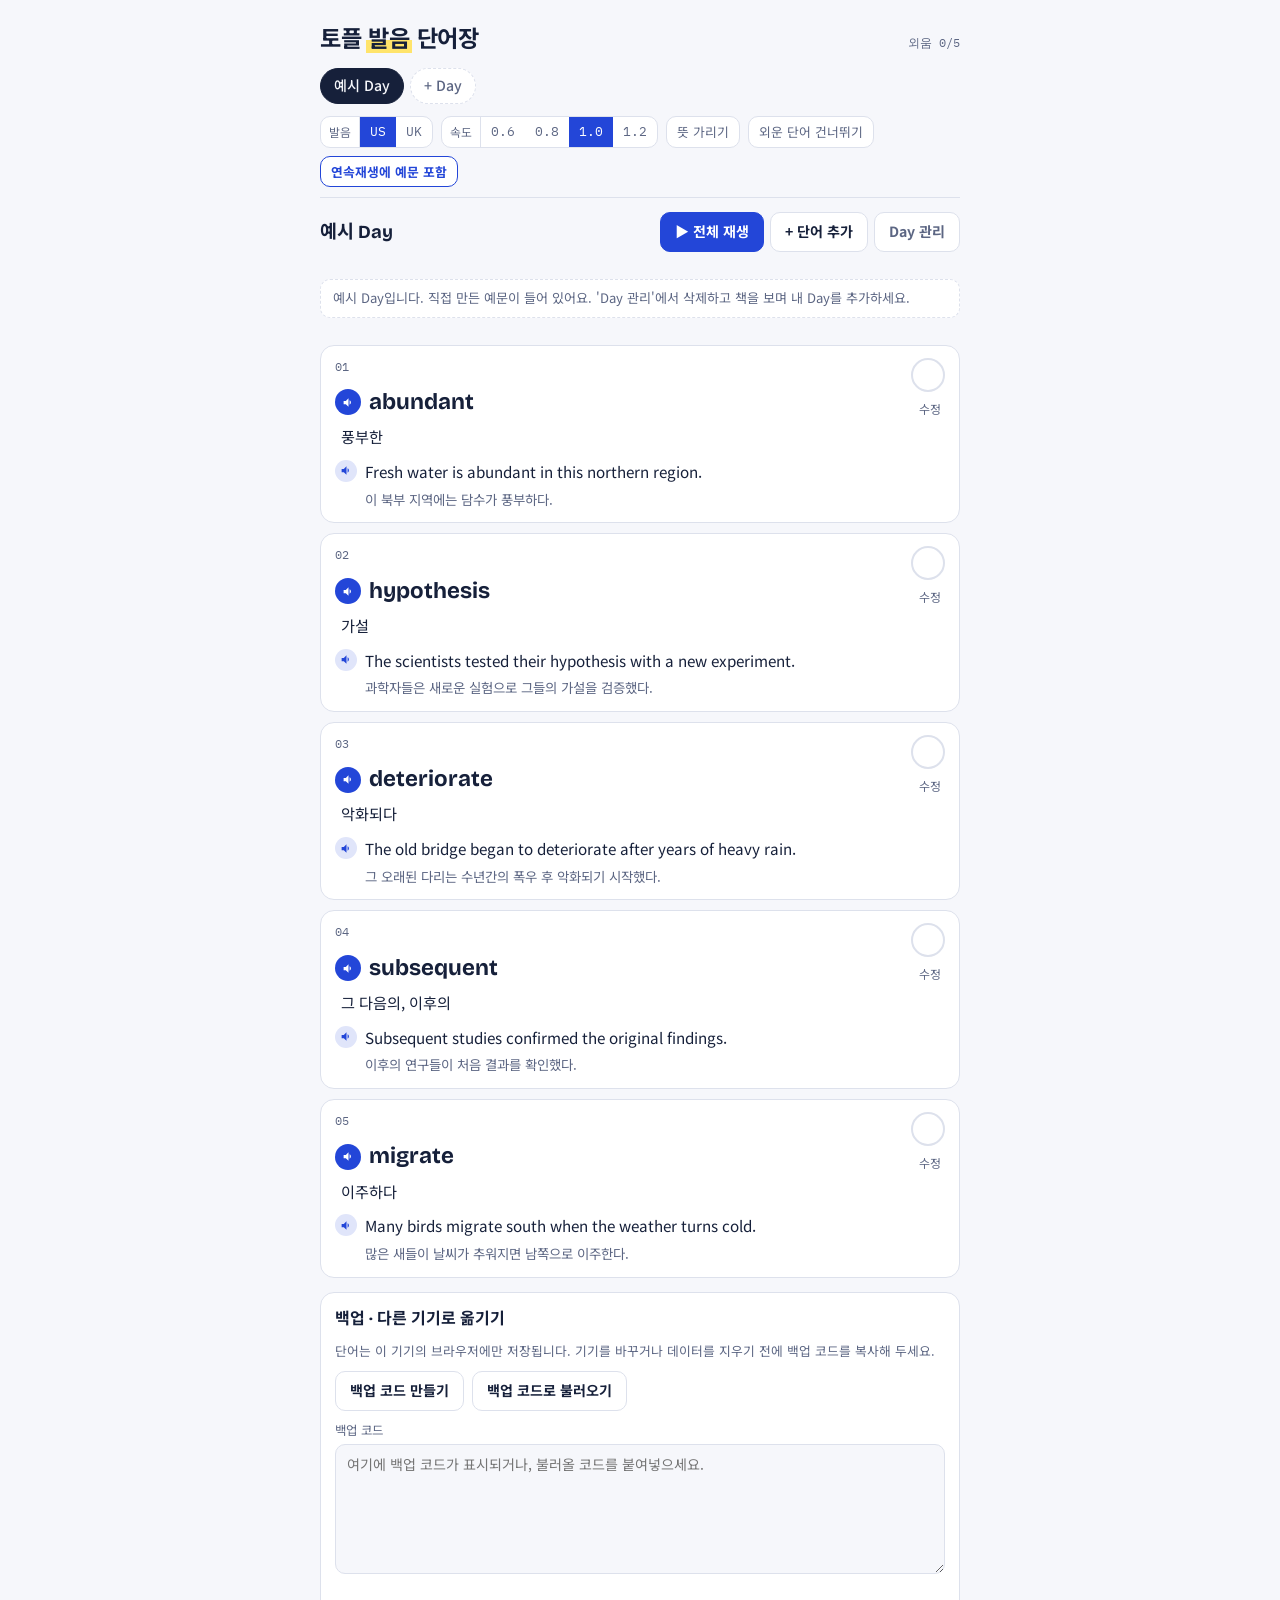
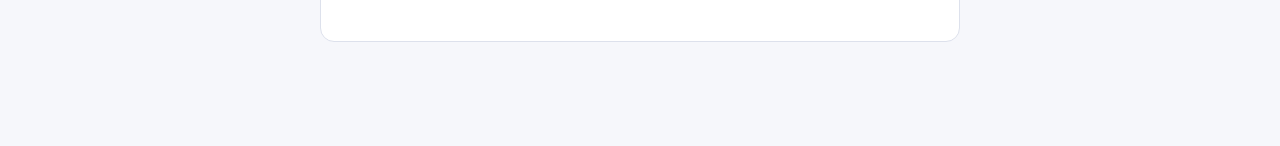
<file: vocab/index.html>
<!DOCTYPE html>
<html lang="ko">
<meta charset="UTF-8">
<meta name="viewport" content="width=device-width, initial-scale=1, viewport-fit=cover">
<title>토플 발음 단어장</title>
<meta name="claude:viewport-fit-sides" content="cover">
<meta name="apple-mobile-web-app-capable" content="yes">
<meta name="mobile-web-app-capable" content="yes">
<meta name="apple-mobile-web-app-title" content="발음 단어장">
<link rel="preconnect" href="https://fonts.googleapis.com">
<link rel="stylesheet" href="https://fonts.googleapis.com/css2?family=Bricolage+Grotesque:opsz,wght@12..96,500;12..96,700&family=Noto+Sans+KR:wght@400;500;700&family=IBM+Plex+Mono:wght@500&display=swap">
<style>
/* Layout: one narrow column like a pocket vocab book — sticky controls on top, word cards below, player bar pinned to the bottom */
:root {
  --paper: #f6f7fb;
  --card: #ffffff;
  --ink: #16203a;
  --muted: #5c6683;
  --line: #dde1ec;
  --accent: #2346d8;
  --accent-ink: #ffffff;
  --mark: #ffe46b;
  --mark-ink: #16203a;
  --good: #1b8a5a;
  --danger: #c4322b;
  --f-display: "Bricolage Grotesque", "Noto Sans KR", system-ui, sans-serif;
  --f-body: "Noto Sans KR", system-ui, -apple-system, "Apple SD Gothic Neo", sans-serif;
  --f-mono: "IBM Plex Mono", ui-monospace, Menlo, monospace;
}
@media (prefers-color-scheme: dark) {
  :root:not([data-theme="light"]) {
    --paper: #0f1424; --card: #171e33; --ink: #e8ebf5; --muted: #9aa3bf; --line: #2a3350;
    --accent: #7d95ff; --accent-ink: #0f1424; --mark: #e8c93a; --mark-ink: #0f1424;
    --good: #4cc78f; --danger: #ff7a70; color-scheme: dark;
  }
}
:root[data-theme="dark"] {
  --paper: #0f1424; --card: #171e33; --ink: #e8ebf5; --muted: #9aa3bf; --line: #2a3350;
  --accent: #7d95ff; --accent-ink: #0f1424; --mark: #e8c93a; --mark-ink: #0f1424;
  --good: #4cc78f; --danger: #ff7a70; color-scheme: dark;
}
* { box-sizing: border-box; }
[hidden] { display: none !important; }
body {
  background: var(--paper); color: var(--ink); font-family: var(--f-body); font-size: 15px; line-height: 1.55;
  padding-left: max(16px, env(safe-area-inset-left, 0px)); padding-right: max(16px, env(safe-area-inset-right, 0px));
  padding-block: 0 96px;
}
body::before { content: ""; position: fixed; inset: 0 0 auto; height: env(safe-area-inset-top, 0px); z-index: 10; background: var(--paper); }
.wrap { max-width: 640px; margin: 0 auto; display: flex; flex-direction: column; gap: 14px; }
button, input, textarea { font: inherit; color: inherit; }
button { cursor: pointer; border: 0; background: none; -webkit-tap-highlight-color: transparent; }
:focus-visible { outline: 2px solid var(--accent); outline-offset: 2px; border-radius: 8px; }

header.top { position: sticky; top: env(safe-area-inset-top, 0px); z-index: 5; background: var(--paper); padding-block: 14px 10px; display: flex; flex-direction: column; gap: 10px; border-bottom: 1px solid var(--line); }
.brand { display: flex; align-items: baseline; justify-content: space-between; gap: 8px; }
h1 { font-family: var(--f-display); font-weight: 700; font-size: 1.45rem; letter-spacing: -0.01em; margin: 0; }
h1 mark { background: linear-gradient(transparent 55%, var(--mark) 55%); color: inherit; padding: 0 2px; }
.stat { font-family: var(--f-mono); font-size: .78rem; color: var(--muted); font-variant-numeric: tabular-nums; white-space: nowrap; }

.days { display: flex; gap: 6px; overflow-x: auto; scrollbar-width: none; padding-bottom: 2px; }
.days::-webkit-scrollbar { display: none; }
.chip { flex: none; padding: 6px 13px; border-radius: 999px; border: 1px solid var(--line); background: var(--card); font-size: .88rem; font-weight: 500; white-space: nowrap; }
.chip[aria-pressed="true"] { background: var(--ink); color: var(--paper); border-color: var(--ink); }
.chip.add { border-style: dashed; color: var(--muted); }

.controls { display: flex; flex-wrap: wrap; gap: 8px; align-items: center; }
.seg { display: inline-flex; border: 1px solid var(--line); border-radius: 10px; overflow: hidden; background: var(--card); }
.seg button { padding: 5px 10px; font-size: .8rem; font-family: var(--f-mono); color: var(--muted); }
.seg button[aria-pressed="true"] { background: var(--accent); color: var(--accent-ink); }
.seg .lbl { padding: 5px 8px; font-size: .74rem; color: var(--muted); border-right: 1px solid var(--line); display: flex; align-items: center; }
.toggle { display: inline-flex; align-items: center; gap: 6px; padding: 5px 10px; border-radius: 10px; border: 1px solid var(--line); background: var(--card); font-size: .8rem; color: var(--muted); }
.toggle[aria-pressed="true"] { border-color: var(--accent); color: var(--accent); font-weight: 700; }

.dayhead { display: flex; align-items: center; justify-content: space-between; gap: 8px; flex-wrap: wrap; }
.dayhead h2 { font-family: var(--f-display); font-size: 1.15rem; margin: 0; text-wrap: balance; min-width: 0; }
.dayhead .acts { display: flex; gap: 6px; flex-wrap: wrap; }
.btn { padding: 8px 14px; border-radius: 10px; font-weight: 700; font-size: .88rem; background: var(--card); border: 1px solid var(--line); }
.btn.primary { background: var(--accent); color: var(--accent-ink); border-color: var(--accent); }
.btn.ghost { color: var(--muted); }
.btn.danger { color: var(--danger); border-color: var(--danger); }
.example-note { font-size: .82rem; color: var(--muted); background: var(--card); border: 1px dashed var(--line); border-radius: 10px; padding: 8px 12px; }

.list { display: flex; flex-direction: column; gap: 10px; }
.card { background: var(--card); border: 1px solid var(--line); border-radius: 14px; padding: 12px 14px; display: grid; grid-template-columns: 1fr auto; gap: 4px 10px; }
.card.known { opacity: .62; }
.card.playing { border-color: var(--accent); box-shadow: 0 0 0 2px color-mix(in srgb, var(--accent) 25%, transparent); }
.card .num { font-family: var(--f-mono); font-size: .72rem; color: var(--muted); }
.word { justify-self: start; text-align: left; font-family: var(--f-display); font-weight: 700; font-size: 1.4rem; line-height: 1.2; display: inline-flex; align-items: center; gap: 8px; padding: 2px 0; word-break: break-word; }
.word .spk, .sent .spk { flex: none; width: 26px; height: 26px; border-radius: 50%; background: var(--accent); color: var(--accent-ink); display: inline-grid; place-items: center; }
.sent .spk { width: 22px; height: 22px; background: color-mix(in srgb, var(--accent) 14%, var(--card)); color: var(--accent); }
.spk svg { width: 13px; height: 13px; fill: currentColor; }
.meaning { grid-column: 1 / -1; font-size: .95rem; text-align: left; justify-self: start; border-radius: 6px; min-width: 0; }
.hidden-mean .meaning, .hidden-mean .sent-tr { color: transparent; background: color-mix(in srgb, var(--muted) 22%, transparent); user-select: none; }
.meaning.reveal, .sent-tr.reveal { color: inherit !important; background: transparent !important; }
.sent { grid-column: 1 / -1; text-align: left; display: flex; gap: 8px; align-items: flex-start; padding: 6px 0 0; font-size: .95rem; min-width: 0; }
.sent span.txt { min-width: 0; overflow-wrap: anywhere; }
.sent-tr { grid-column: 1 / -1; font-size: .84rem; color: var(--muted); text-align: left; justify-self: start; padding-left: 30px; border-radius: 6px; }
.side { display: flex; flex-direction: column; align-items: flex-end; gap: 6px; grid-row: 1 / span 2; grid-column: 2; }
.check { width: 34px; height: 34px; border-radius: 50%; border: 2px solid var(--line); display: grid; place-items: center; color: transparent; }
.check svg { width: 16px; height: 16px; fill: none; stroke: currentColor; stroke-width: 3; }
.known .check { background: var(--good); border-color: var(--good); color: #fff; }
.more { font-size: .75rem; color: var(--muted); padding: 2px 4px; }
.empty { text-align: center; color: var(--muted); padding: 28px 12px; border: 1px dashed var(--line); border-radius: 14px; }

.panel { background: var(--card); border: 1px solid var(--line); border-radius: 14px; padding: 14px; display: flex; flex-direction: column; gap: 10px; }
.panel h3 { margin: 0; font-size: 1rem; font-family: var(--f-display); }
.tabs { display: flex; gap: 6px; }
.field { display: flex; flex-direction: column; gap: 4px; }
.field label { font-size: .78rem; color: var(--muted); letter-spacing: .02em; }
.field input, .field textarea { width: 100%; padding: 9px 11px; border: 1px solid var(--line); border-radius: 10px; background: var(--paper); }
.field textarea { min-height: 130px; resize: vertical; font-size: .88rem; }
.hint { font-size: .8rem; color: var(--muted); margin: 0; }
.hint code { font-family: var(--f-mono); background: var(--paper); padding: 1px 5px; border-radius: 4px; }
.row { display: flex; gap: 8px; flex-wrap: wrap; }
.toast { font-size: .84rem; color: var(--good); min-height: 1.2em; }

.player { position: fixed; left: 0; right: 0; bottom: 0; z-index: 6; background: var(--ink); color: var(--paper);
  padding: 10px max(16px, env(safe-area-inset-right, 0px)) calc(10px + env(safe-area-inset-bottom, 0px)) max(16px, env(safe-area-inset-left, 0px));
  display: flex; align-items: center; gap: 12px; }
.player .now { flex: 1; min-width: 0; overflow: hidden; text-overflow: ellipsis; white-space: nowrap; font-family: var(--f-display); font-weight: 700; }
.player .pos { font-family: var(--f-mono); font-size: .78rem; opacity: .75; font-variant-numeric: tabular-nums; }
.player button { background: var(--mark); color: var(--mark-ink); padding: 7px 14px; border-radius: 10px; font-weight: 700; }
.warn { font-size: .84rem; color: var(--danger); }
@media (prefers-reduced-motion: no-preference) { .card { transition: border-color .2s, opacity .2s; } }
</style>

<div class="wrap">
  <header class="top">
    <div class="brand">
      <h1>토플 <mark>발음</mark> 단어장</h1>
      <span class="stat" id="stat"></span>
    </div>
    <nav class="days" id="days" aria-label="Day 선택"></nav>
    <div class="controls">
      <div class="seg" role="group" aria-label="발음">
        <span class="lbl">발음</span>
        <button id="acc-us" data-acc="en-US">US</button>
        <button id="acc-gb" data-acc="en-GB">UK</button>
      </div>
      <div class="seg" role="group" aria-label="속도">
        <span class="lbl">속도</span>
        <button data-rate="0.6">0.6</button>
        <button data-rate="0.8">0.8</button>
        <button data-rate="1">1.0</button>
        <button data-rate="1.2">1.2</button>
      </div>
      <button class="toggle" id="t-hide">뜻 가리기</button>
      <button class="toggle" id="t-skip">외운 단어 건너뛰기</button>
      <button class="toggle" id="t-sent">연속재생에 예문 포함</button>
    </div>
  </header>

  <p class="warn" id="nosupport" hidden>이 브라우저는 음성 재생을 지원하지 않습니다. Chrome, Safari, Edge 최신 버전에서 열어 주세요.</p>

  <section class="dayhead">
    <h2 id="dayTitle"></h2>
    <div class="acts">
      <button class="btn primary" id="playAll">▶ 전체 재생</button>
      <button class="btn" id="openAdd">+ 단어 추가</button>
      <button class="btn ghost" id="dayMenu">Day 관리</button>
    </div>
  </section>

  <div class="panel" id="dayPanel" hidden>
    <h3>Day 관리</h3>
    <div class="field"><label for="dayName">Day 이름</label><input id="dayName" type="text"></div>
    <div class="row">
      <button class="btn primary" id="renameDay">이름 저장</button>
      <button class="btn" id="resetKnown">외움 표시 모두 해제</button>
      <button class="btn danger" id="delDay">이 Day 삭제</button>
    </div>
    <p class="toast" id="dayToast"></p>
  </div>

  <div class="panel" id="addPanel" hidden>
    <div class="tabs">
      <button class="chip" id="tab-one" aria-pressed="true">한 개씩</button>
      <button class="chip" id="tab-bulk" aria-pressed="false">여러 개 붙여넣기</button>
    </div>
    <form id="oneForm" class="panel" style="padding:0;border:0">
      <div class="field"><label for="f-w">영어 단어 *</label><input id="f-w" type="text" autocomplete="off" autocapitalize="off" spellcheck="false" required></div>
      <div class="field"><label for="f-m">뜻</label><input id="f-m" type="text" autocomplete="off"></div>
      <div class="field"><label for="f-s">예문 (영어)</label><input id="f-s" type="text" autocomplete="off" autocapitalize="off"></div>
      <div class="field"><label for="f-t">예문 해석</label><input id="f-t" type="text" autocomplete="off"></div>
      <div class="row"><button class="btn primary" type="submit" id="saveOne">추가</button><button class="btn ghost" type="button" id="cancelEdit" hidden>수정 취소</button></div>
    </form>
    <div id="bulkBox" class="panel" style="padding:0;border:0" hidden>
      <p class="hint">한 줄에 단어 하나씩, <code>|</code> 또는 탭으로 구분: <code>단어 | 뜻 | 예문 | 예문 해석</code>. 엑셀에서 복사해 붙여넣어도 됩니다.</p>
      <div class="field"><label for="f-bulk">붙여넣기</label><textarea id="f-bulk" placeholder="abundant | 풍부한 | Water is abundant in this region. | 이 지역에는 물이 풍부하다."></textarea></div>
      <div class="row"><button class="btn primary" id="saveBulk">모두 추가</button></div>
    </div>
    <p class="toast" id="addToast"></p>
  </div>

  <p class="example-note" id="exNote" hidden>예시 Day입니다. 직접 만든 예문이 들어 있어요. 'Day 관리'에서 삭제하고 책을 보며 내 Day를 추가하세요.</p>

  <section class="list" id="list" aria-live="polite"></section>

  <div class="panel" id="backup">
    <h3>백업 · 다른 기기로 옮기기</h3>
    <p class="hint">단어는 이 기기의 브라우저에만 저장됩니다. 기기를 바꾸거나 데이터를 지우기 전에 백업 코드를 복사해 두세요.</p>
    <div class="row">
      <button class="btn" id="exportBtn">백업 코드 만들기</button>
      <button class="btn" id="importBtn">백업 코드로 불러오기</button>
    </div>
    <div class="field"><label for="f-backup">백업 코드</label><textarea id="f-backup" spellcheck="false" placeholder="여기에 백업 코드가 표시되거나, 불러올 코드를 붙여넣으세요."></textarea></div>
    <p class="toast" id="backupToast"></p>
  </div>
</div>

<div class="player" id="player" hidden>
  <span class="pos" id="pPos"></span>
  <span class="now" id="pNow"></span>
  <button id="pStop">정지</button>
</div>

<script>
(() => {
  const KEY = "toefl-voca-v1";
  const SPK = '<svg viewBox="0 0 24 24"><path d="M3 9v6h4l5 5V4L7 9H3zm13.5 3A4.5 4.5 0 0 0 14 8v8a4.5 4.5 0 0 0 2.5-4z"/></svg>';
  const CHK = '<svg viewBox="0 0 24 24"><path d="M5 12.5l4.5 4.5L19 7.5"/></svg>';
  const uid = () => Math.random().toString(36).slice(2, 10);

  const sample = () => ({
    days: [{ id: uid(), name: "예시 Day", example: true, words: [
      ["abundant", "풍부한", "Fresh water is abundant in this northern region.", "이 북부 지역에는 담수가 풍부하다."],
      ["hypothesis", "가설", "The scientists tested their hypothesis with a new experiment.", "과학자들은 새로운 실험으로 그들의 가설을 검증했다."],
      ["deteriorate", "악화되다", "The old bridge began to deteriorate after years of heavy rain.", "그 오래된 다리는 수년간의 폭우 후 악화되기 시작했다."],
      ["subsequent", "그 다음의, 이후의", "Subsequent studies confirmed the original findings.", "이후의 연구들이 처음 결과를 확인했다."],
      ["migrate", "이주하다", "Many birds migrate south when the weather turns cold.", "많은 새들이 날씨가 추워지면 남쪽으로 이주한다."]
    ].map(([w, m, s, t]) => ({ id: uid(), w, m, s, t, known: false })) }],
    cur: null,
    set: { acc: "en-US", rate: 1, hide: false, skip: false, sent: true }
  });

  let st;
  try { st = JSON.parse(localStorage.getItem(KEY)); } catch (e) { st = null; }
  if (!st || !Array.isArray(st.days)) st = sample();
  st.set = Object.assign({ acc: "en-US", rate: 1, hide: false, skip: false, sent: true }, st.set || {});
  if (!st.days.length) st.days.push({ id: uid(), name: "Day 1", words: [] });
  if (!st.days.find(d => d.id === st.cur)) st.cur = st.days[0].id;
  const save = () => { try { localStorage.setItem(KEY, JSON.stringify(st)); } catch (e) {} };
  const day = () => st.days.find(d => d.id === st.cur);
  const $ = id => document.getElementById(id);
  const esc = s => String(s ?? "").replace(/[&<>"]/g, c => ({ "&": "&amp;", "<": "&lt;", ">": "&gt;", '"': "&quot;" }[c]));
  const flash = (id, msg) => { const el = $(id); el.textContent = msg; clearTimeout(el._t); el._t = setTimeout(() => el.textContent = "", 2600); };

  /* ---------- speech ---------- */
  const synth = window.speechSynthesis;
  if (!synth) $("nosupport").hidden = false;
  let voices = [];
  const loadVoices = () => { voices = synth ? synth.getVoices() : []; };
  loadVoices();
  if (synth) synth.onvoiceschanged = loadVoices;
  const pickVoice = lang => {
    const norm = v => v.lang.replace("_", "-");
    const same = voices.filter(v => norm(v) === lang);
    const pref = same.find(v => /Google|Samantha|Daniel|Natural|Online/i.test(v.name));
    return pref || same[0] || voices.find(v => norm(v).startsWith("en")) || null;
  };
  function speak(text, onend) {
    if (!synth || !text) { onend && onend(); return; }
    const u = new SpeechSynthesisUtterance(text);
    u.lang = st.set.acc; u.rate = st.set.rate;
    const v = pickVoice(st.set.acc); if (v) u.voice = v;
    let done = false;
    const fin = () => { if (!done) { done = true; onend && onend(); } };
    u.onend = fin; u.onerror = fin;
    synth.speak(u);
  }
  function sayNow(text) { stopAll(); setTimeout(() => speak(text), 30); }

  /* ---------- continuous play ---------- */
  let play = null;
  function stopAll() {
    if (play) { play.stop = true; play = null; }
    if (synth) synth.cancel();
    $("player").hidden = true;
    document.querySelectorAll(".card.playing").forEach(c => c.classList.remove("playing"));
    $("playAll").textContent = "▶ 전체 재생";
  }
  function startAll() {
    const d = day();
    const queue = d.words.filter(w => !(st.set.skip && w.known));
    if (!queue.length) return;
    stopAll();
    const p = play = { stop: false, i: 0 };
    $("player").hidden = false;
    $("playAll").textContent = "■ 재생 중";
    const next = () => {
      if (p.stop) return;
      if (p.i >= queue.length) { stopAll(); return; }
      const w = queue[p.i];
      document.querySelectorAll(".card.playing").forEach(c => c.classList.remove("playing"));
      const card = document.querySelector(`[data-id="${w.id}"]`);
      if (card) { card.classList.add("playing"); card.scrollIntoView({ block: "center", behavior: matchMedia("(prefers-reduced-motion: reduce)").matches ? "auto" : "smooth" }); }
      $("pNow").textContent = w.w;
      $("pPos").textContent = `${p.i + 1}/${queue.length}`;
      const gap = fn => setTimeout(() => !p.stop && fn(), 600);
      speak(w.w, () => gap(() => {
        if (st.set.sent && w.s) speak(w.s, () => { p.i++; gap(next); });
        else { p.i++; next(); }
      }));
    };
    setTimeout(next, 50);
  }

  /* ---------- render ---------- */
  function renderTop() {
    $("days").innerHTML = st.days.map(d =>
      `<button class="chip" data-day="${d.id}" aria-pressed="${d.id === st.cur}">${esc(d.name)}</button>`).join("") +
      `<button class="chip add" id="addDay">+ Day</button>`;
    document.querySelectorAll("[data-acc]").forEach(b => b.setAttribute("aria-pressed", b.dataset.acc === st.set.acc));
    document.querySelectorAll("[data-rate]").forEach(b => b.setAttribute("aria-pressed", +b.dataset.rate === st.set.rate));
    $("t-hide").setAttribute("aria-pressed", st.set.hide);
    $("t-skip").setAttribute("aria-pressed", st.set.skip);
    $("t-sent").setAttribute("aria-pressed", st.set.sent);
  }
  function render() {
    renderTop();
    const d = day();
    $("dayTitle").textContent = d.name;
    $("exNote").hidden = !d.example;
    const known = d.words.filter(w => w.known).length;
    $("stat").textContent = `외움 ${known}/${d.words.length}`;
    const list = $("list");
    list.classList.toggle("hidden-mean", st.set.hide);
    if (!d.words.length) {
      list.innerHTML = `<div class="empty">아직 단어가 없어요.<br>'+ 단어 추가'를 눌러 책의 단어와 예문을 입력하세요.</div>`;
      return;
    }
    list.innerHTML = d.words.map((w, i) => `
      <article class="card${w.known ? " known" : ""}" data-id="${w.id}">
        <span class="num">${String(i + 1).padStart(2, "0")}</span>
        <div class="side">
          <button class="check" data-act="known" aria-label="외움 표시" aria-pressed="${!!w.known}">${CHK}</button>
          <button class="more" data-act="edit">수정</button>
        </div>
        <button class="word" data-act="say-w" aria-label="${esc(w.w)} 발음 듣기"><span class="spk">${SPK}</span>${esc(w.w)}</button>
        ${w.m ? `<button class="meaning" data-act="reveal">${esc(w.m)}</button>` : ""}
        ${w.s ? `<button class="sent" data-act="say-s" aria-label="예문 발음 듣기"><span class="spk">${SPK}</span><span class="txt">${esc(w.s)}</span></button>` : ""}
        ${w.t ? `<button class="sent-tr" data-act="reveal">${esc(w.t)}</button>` : ""}
      </article>`).join("");
  }

  /* ---------- events ---------- */
  document.addEventListener("click", e => {
    const t = e.target.closest("button"); if (!t) return;
    if (t.dataset.day) { stopAll(); st.cur = t.dataset.day; closePanels(); save(); render(); return; }
    if (t.id === "addDay") {
      stopAll();
      const n = st.days.filter(d => !d.example).length + 1;
      const d = { id: uid(), name: `Day ${n}`, words: [] };
      st.days.push(d); st.cur = d.id; save(); render(); openAdd(); return;
    }
    if (t.dataset.acc) { st.set.acc = t.dataset.acc; save(); renderTop(); sayNow("Hello, how are you?"); return; }
    if (t.dataset.rate) { st.set.rate = +t.dataset.rate; save(); renderTop(); return; }
    const card = t.closest(".card"); if (!card) return;
    const w = day().words.find(x => x.id === card.dataset.id); if (!w) return;
    const act = t.dataset.act;
    if (act === "say-w") sayNow(w.w);
    else if (act === "say-s") sayNow(w.s);
    else if (act === "reveal") t.classList.toggle("reveal");
    else if (act === "known") { w.known = !w.known; save(); render(); }
    else if (act === "edit") startEdit(w);
  });
  const tog = (id, k) => $(id).addEventListener("click", () => { st.set[k] = !st.set[k]; save(); render(); });
  tog("t-hide", "hide"); tog("t-skip", "skip"); tog("t-sent", "sent");
  $("playAll").addEventListener("click", () => play ? stopAll() : startAll());
  $("pStop").addEventListener("click", stopAll);

  /* add / edit */
  let editing = null;
  const closePanels = () => { $("addPanel").hidden = true; $("dayPanel").hidden = true; editing = null; };
  function setTab(bulk) {
    $("tab-one").setAttribute("aria-pressed", !bulk); $("tab-bulk").setAttribute("aria-pressed", bulk);
    $("oneForm").hidden = bulk; $("bulkBox").hidden = !bulk;
  }
  function openAdd() {
    editing = null; $("dayPanel").hidden = true; $("addPanel").hidden = false; setTab(false);
    $("oneForm").reset(); $("saveOne").textContent = "추가"; $("cancelEdit").hidden = true;
    $("f-w").focus();
  }
  function startEdit(w) {
    editing = w.id; $("dayPanel").hidden = true; $("addPanel").hidden = false; setTab(false);
    $("f-w").value = w.w; $("f-m").value = w.m || ""; $("f-s").value = w.s || ""; $("f-t").value = w.t || "";
    $("saveOne").textContent = "수정 저장"; $("cancelEdit").hidden = false; delBtn();
    $("addPanel").scrollIntoView({ block: "start" });
  }
  function delBtn() {
    let b = $("delWord");
    if (!b) { b = document.createElement("button"); b.type = "button"; b.id = "delWord"; b.className = "btn danger"; $("cancelEdit").after(b); }
    b.textContent = "단어 삭제"; b.dataset.armed = ""; b.hidden = false;
    b.onclick = () => {
      if (!b.dataset.armed) { b.dataset.armed = "1"; b.textContent = "한 번 더 누르면 삭제"; return; }
      const d = day(); d.words = d.words.filter(x => x.id !== editing); save(); closePanels(); render();
    };
  }
  $("openAdd").addEventListener("click", () => $("addPanel").hidden || editing ? openAdd() : closePanels());
  $("cancelEdit").addEventListener("click", closePanels);
  $("tab-one").addEventListener("click", () => setTab(false));
  $("tab-bulk").addEventListener("click", () => setTab(true));
  $("oneForm").addEventListener("submit", e => {
    e.preventDefault();
    const v = { w: $("f-w").value.trim(), m: $("f-m").value.trim(), s: $("f-s").value.trim(), t: $("f-t").value.trim() };
    if (!v.w) return;
    const d = day();
    if (editing) { Object.assign(d.words.find(x => x.id === editing), v); save(); closePanels(); render(); return; }
    d.words.push({ id: uid(), ...v, known: false }); save(); render();
    $("oneForm").reset(); $("f-w").focus(); flash("addToast", `'${v.w}' 추가됨`);
  });
  $("saveBulk").addEventListener("click", () => {
    const rows = $("f-bulk").value.split(/\r?\n/).map(l => l.trim()).filter(Boolean)
      .map(l => l.split(l.includes("\t") ? "\t" : "|").map(x => x.trim()))
      .filter(c => c[0]);
    if (!rows.length) { flash("addToast", "붙여넣은 내용이 없어요. 한 줄에 '단어 | 뜻 | 예문 | 해석' 형식으로 입력하세요."); return; }
    const d = day();
    rows.forEach(([w, m = "", s = "", t = ""]) => d.words.push({ id: uid(), w, m, s, t, known: false }));
    save(); render(); $("f-bulk").value = ""; flash("addToast", `${rows.length}개 단어 추가됨`);
  });

  /* day management */
  $("dayMenu").addEventListener("click", () => {
    const open = $("dayPanel").hidden; closePanels(); $("dayPanel").hidden = !open;
    $("dayName").value = day().name; $("delDay").textContent = "이 Day 삭제"; $("delDay").dataset.armed = "";
  });
  $("renameDay").addEventListener("click", () => {
    const n = $("dayName").value.trim(); if (!n) return;
    day().name = n; save(); render(); flash("dayToast", "이름을 저장했어요");
  });
  $("resetKnown").addEventListener("click", () => { day().words.forEach(w => w.known = false); save(); render(); flash("dayToast", "외움 표시를 모두 해제했어요"); });
  $("delDay").addEventListener("click", e => {
    const b = e.currentTarget;
    if (!b.dataset.armed) { b.dataset.armed = "1"; b.textContent = `한 번 더 누르면 '${day().name}' 삭제`; return; }
    stopAll();
    st.days = st.days.filter(d => d.id !== st.cur);
    if (!st.days.length) st.days.push({ id: uid(), name: "Day 1", words: [] });
    st.cur = st.days[0].id; save(); closePanels(); render();
  });

  /* backup */
  $("exportBtn").addEventListener("click", () => {
    const code = JSON.stringify({ days: st.days });
    const ta = $("f-backup"); ta.value = code;
    const fallback = () => { ta.focus(); ta.select(); flash("backupToast", "코드를 선택했어요. 복사해서 메모장 등에 저장하세요."); };
    if (navigator.clipboard) navigator.clipboard.writeText(code).then(() => flash("backupToast", "백업 코드를 클립보드에 복사했어요"), fallback);
    else fallback();
  });
  $("importBtn").addEventListener("click", () => {
    try {
      const data = JSON.parse($("f-backup").value);
      if (!Array.isArray(data.days) || !data.days.length) throw 0;
      data.days.forEach(d => { d.id = d.id || uid(); d.words = (d.words || []).map(w => ({ id: w.id || uid(), w: w.w, m: w.m || "", s: w.s || "", t: w.t || "", known: !!w.known })); });
      stopAll(); st.days = data.days; st.cur = st.days[0].id; save(); render();
      flash("backupToast", `${st.days.length}개 Day를 불러왔어요`);
    } catch (e) { flash("backupToast", "백업 코드를 읽을 수 없어요. '백업 코드 만들기'로 만든 코드 전체를 붙여넣었는지 확인하세요."); }
  });

  render();
})();
</script>
</file>
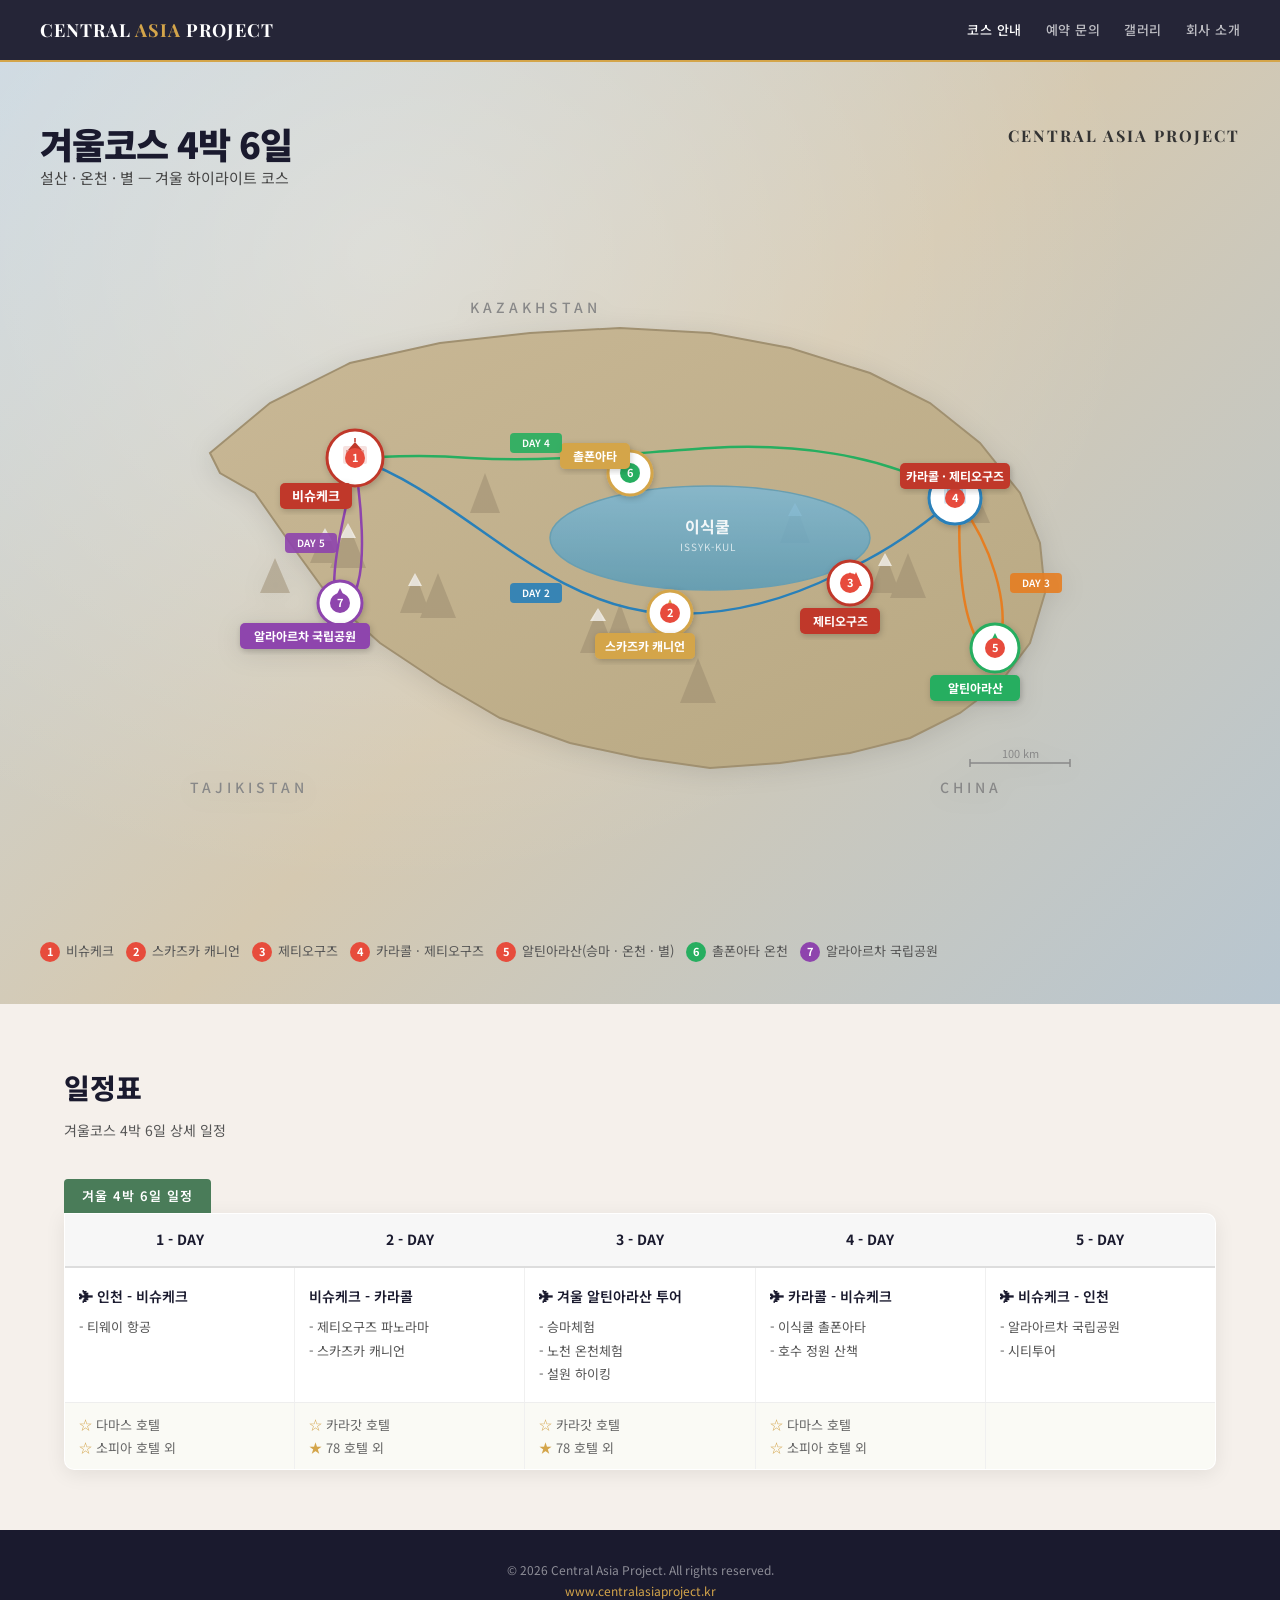
<file: standard-course/winter/index.html>
<!DOCTYPE html>
<html lang="ko">
<head>
  <meta charset="UTF-8">
  <meta name="viewport" content="width=device-width, initial-scale=1.0">
  <title>겨울코스 4박 6일 | Central Asia Project</title>
  <link rel="preconnect" href="https://fonts.googleapis.com">
  <link href="https://fonts.googleapis.com/css2?family=Noto+Sans+KR:wght@300;400;500;600;700;900&family=Playfair+Display:wght@700;900&display=swap" rel="stylesheet">
  <style>
    *, *::before, *::after { box-sizing: border-box; margin: 0; padding: 0; }

    :root {
      --bg: #f5f0eb;
      --bg-card: #ffffff;
      --text: #1a1a2e;
      --text-sub: #555;
      --accent: #4a7c59;
      --accent2: #c0392b;
      --blue: #2980b9;
      --gold: #d4a54a;
      --border: #ddd;
      --radius: 10px;
      --shadow: 0 4px 20px rgba(0,0,0,0.08);
    }

    html { scroll-behavior: smooth; }

    body {
      font-family: 'Noto Sans KR', -apple-system, BlinkMacSystemFont, sans-serif;
      background: var(--bg);
      color: var(--text);
      line-height: 1.7;
      font-size: 15px;
    }

    /* ===== NAV ===== */
    .site-nav {
      position: sticky; top: 0; z-index: 100;
      background: rgba(26,26,46,0.95);
      backdrop-filter: blur(10px);
      padding: 0 24px;
      border-bottom: 2px solid var(--gold);
    }
    .nav-inner {
      max-width: 1200px; margin: 0 auto;
      display: flex; align-items: center; justify-content: space-between;
      height: 60px;
    }
    .nav-logo {
      font-family: 'Playfair Display', serif;
      color: #fff; font-size: 18px; font-weight: 700;
      letter-spacing: 1px; text-decoration: none;
    }
    .nav-logo span { color: var(--gold); }
    .nav-links { display: flex; gap: 24px; }
    .nav-links a {
      color: rgba(255,255,255,0.7); text-decoration: none;
      font-size: 13px; font-weight: 500; letter-spacing: 0.5px;
      transition: color 0.2s;
    }
    .nav-links a:hover, .nav-links a.active { color: #fff; }

    /* ===== HERO MAP SECTION ===== */
    .hero-map {
      position: relative;
      background: linear-gradient(135deg, #c9d6df 0%, #d5c9b1 50%, #b8c6d0 100%);
      padding: 60px 24px 40px;
      overflow: hidden;
    }
    .hero-map::before {
      content: '';
      position: absolute; top: 0; left: 0; right: 0; bottom: 0;
      background: radial-gradient(ellipse at 30% 20%, rgba(255,255,255,0.3) 0%, transparent 60%);
    }
    .hero-inner {
      max-width: 1200px; margin: 0 auto; position: relative; z-index: 1;
    }
    .hero-title-area {
      display: flex; justify-content: space-between; align-items: flex-start;
      margin-bottom: 12px;
    }
    .hero-title {
      font-family: 'Noto Sans KR', sans-serif;
      font-size: 36px; font-weight: 900; color: #1a1a2e;
      letter-spacing: -1px; line-height: 1.2;
    }
    .hero-brand {
      font-family: 'Playfair Display', serif;
      font-size: 16px; font-weight: 700; color: #333;
      letter-spacing: 2px; text-align: right; white-space: nowrap;
    }
    .hero-subtitle {
      font-size: 15px; color: #444; margin-bottom: 30px;
    }

    /* ===== SVG MAP ===== */
    .map-container {
      width: 100%; max-width: 1100px; margin: 0 auto;
      position: relative;
    }
    .map-container svg {
      width: 100%; height: auto;
      filter: drop-shadow(0 4px 12px rgba(0,0,0,0.1));
    }

    /* ===== MAP LEGEND ===== */
    .map-legend {
      margin-top: 20px;
      font-size: 13px; color: #555;
      line-height: 1.9;
    }
    .map-legend .num {
      display: inline-flex; align-items: center; justify-content: center;
      width: 20px; height: 20px; border-radius: 50%;
      background: #e74c3c; color: #fff; font-size: 11px;
      font-weight: 700; margin-right: 2px;
    }

    /* ===== ITINERARY SECTION ===== */
    .itinerary-section {
      max-width: 1200px; margin: 0 auto;
      padding: 60px 24px;
    }
    .section-title {
      font-size: 28px; font-weight: 800; color: var(--text);
      margin-bottom: 8px;
    }
    .section-desc {
      font-size: 14px; color: var(--text-sub);
      margin-bottom: 36px;
    }
    .season-label {
      display: inline-block;
      background: var(--accent);
      color: #fff; font-size: 13px; font-weight: 600;
      padding: 6px 18px; border-radius: 4px 4px 0 0;
      letter-spacing: 1px;
    }

    /* ===== TABLE ===== */
    .itinerary-table {
      width: 100%;
      border-collapse: collapse;
      background: var(--bg-card);
      border: 1px solid var(--border);
      border-radius: 0 var(--radius) var(--radius) var(--radius);
      overflow: hidden;
      box-shadow: var(--shadow);
    }
    .itinerary-table th {
      background: #f7f7f7;
      font-size: 14px; font-weight: 700;
      padding: 14px 12px;
      border-bottom: 2px solid var(--border);
      text-align: center;
      color: var(--text);
    }
    .itinerary-table td {
      padding: 16px 14px;
      border-bottom: 1px solid #eee;
      border-right: 1px solid #f0f0f0;
      vertical-align: top;
      font-size: 14px;
      line-height: 1.8;
    }
    .itinerary-table td:last-child { border-right: none; }
    .itinerary-table tr:last-child td { border-bottom: none; }

    .itinerary-table .day-header {
      font-weight: 700; color: var(--accent);
      font-size: 13px; display: block; margin-bottom: 4px;
    }
    .itinerary-table .route {
      font-weight: 600; color: var(--text);
      display: block; margin-bottom: 6px;
    }
    .itinerary-table .activity {
      color: var(--text-sub); font-size: 13px;
      display: block; padding-left: 8px;
      position: relative;
    }
    .itinerary-table .activity::before {
      content: '-'; position: absolute; left: 0;
    }
    .hotel-row td {
      background: #fafaf5;
      font-size: 13px; color: #666;
      padding: 10px 14px;
    }
    .hotel-row .star { color: var(--gold); }

    /* ===== FOOTER ===== */
    .site-footer {
      background: #1a1a2e;
      color: rgba(255,255,255,0.5);
      text-align: center;
      padding: 30px 24px;
      font-size: 12px;
    }
    .site-footer a { color: var(--gold); text-decoration: none; }

    /* ===== RESPONSIVE ===== */
    @media (max-width: 768px) {
      .hero-title { font-size: 24px; }
      .hero-brand { font-size: 13px; }
      .hero-title-area { flex-direction: column; gap: 8px; }
      .nav-links { gap: 12px; }
      .nav-links a { font-size: 12px; }
      .itinerary-table { font-size: 12px; display: block; overflow-x: auto; }
      .section-title { font-size: 22px; }
    }

    @media (max-width: 480px) {
      .hero-map { padding: 32px 16px 24px; }
      .hero-title { font-size: 20px; }
      .nav-logo { font-size: 15px; }
    }

    /* ===== ANIMATIONS ===== */
    .route-line { stroke-dasharray: 1000; stroke-dashoffset: 1000; animation: drawLine 3s ease forwards; }
    .route-line-d2 { animation-delay: 0.3s; }
    .route-line-d3 { animation-delay: 1.2s; }
    .route-line-d4 { animation-delay: 1.8s; }
    .route-line-d5 { animation-delay: 2.4s; }
    @keyframes drawLine { to { stroke-dashoffset: 0; } }

    .map-marker { opacity: 0; animation: popIn 0.4s ease forwards; }
    .map-marker:nth-child(1) { animation-delay: 0.2s; }
    .map-marker:nth-child(2) { animation-delay: 0.6s; }
    .map-marker:nth-child(3) { animation-delay: 1.0s; }
    .map-marker:nth-child(4) { animation-delay: 1.4s; }
    .map-marker:nth-child(5) { animation-delay: 1.8s; }
    .map-marker:nth-child(6) { animation-delay: 2.2s; }
    .map-marker:nth-child(7) { animation-delay: 2.6s; }
    @keyframes popIn { to { opacity: 1; } }
  </style>
</head>
<body>

  <!-- Navigation -->
  <nav class="site-nav">
    <div class="nav-inner">
      <a href="/" class="nav-logo">CENTRAL <span>ASIA</span> PROJECT</a>
      <div class="nav-links">
        <a href="/standard-course/" class="active">코스 안내</a>
        <a href="#">예약 문의</a>
        <a href="#">갤러리</a>
        <a href="#">회사 소개</a>
      </div>
    </div>
  </nav>

  <!-- Hero Map Section -->
  <section class="hero-map">
    <div class="hero-inner">
      <div class="hero-title-area">
        <div>
          <h1 class="hero-title">겨울코스 4박 6일</h1>
          <p class="hero-subtitle">설산 · 온천 · 별 — 겨울 하이라이트 코스</p>
        </div>
        <div class="hero-brand">CENTRAL ASIA PROJECT</div>
      </div>

      <div class="map-container">
        <svg viewBox="0 0 1100 680" xmlns="http://www.w3.org/2000/svg">
          <defs>
            <linearGradient id="landGrad" x1="0" y1="0" x2="1" y2="1">
              <stop offset="0%" stop-color="#c9b896"/>
              <stop offset="100%" stop-color="#b8a882"/>
            </linearGradient>
            <linearGradient id="lakeGrad" x1="0" y1="0" x2="0" y2="1">
              <stop offset="0%" stop-color="#7eb8d4"/>
              <stop offset="100%" stop-color="#5a9cb8"/>
            </linearGradient>
            <filter id="shadow1" x="-20%" y="-20%" width="140%" height="140%">
              <feDropShadow dx="1" dy="2" stdDeviation="3" flood-color="rgba(0,0,0,0.2)"/>
            </filter>
            <filter id="glow">
              <feGaussianBlur stdDeviation="2" result="blur"/>
              <feMerge><feMergeNode in="blur"/><feMergeNode in="SourceGraphic"/></feMerge>
            </filter>
            <marker id="arrowD2" markerWidth="8" markerHeight="6" refX="7" refY="3" orient="auto">
              <polygon points="0 0, 8 3, 0 6" fill="#2980b9"/>
            </marker>
            <marker id="arrowD3" markerWidth="8" markerHeight="6" refX="7" refY="3" orient="auto">
              <polygon points="0 0, 8 3, 0 6" fill="#e67e22"/>
            </marker>
            <marker id="arrowD4" markerWidth="8" markerHeight="6" refX="7" refY="3" orient="auto">
              <polygon points="0 0, 8 3, 0 6" fill="#27ae60"/>
            </marker>
            <marker id="arrowD5" markerWidth="8" markerHeight="6" refX="7" refY="3" orient="auto">
              <polygon points="0 0, 8 3, 0 6" fill="#8e44ad"/>
            </marker>
          </defs>

          <!-- Country Labels -->
          <text x="380" y="80" font-size="14" fill="#888" font-weight="500" letter-spacing="4">KAZAKHSTAN</text>
          <text x="100" y="560" font-size="14" fill="#888" font-weight="500" letter-spacing="4">TAJIKISTAN</text>
          <text x="850" y="560" font-size="14" fill="#888" font-weight="500" letter-spacing="4">CHINA</text>

          <!-- Kyrgyzstan outline (simplified) -->
          <path d="M120,220 L180,170 L260,130 L350,110 L440,100 L530,95 L620,100 L700,115
                   L780,140 L840,170 L890,210 L930,260 L950,310 L955,360
                   L940,410 L910,450 L870,480 L820,505 L760,520 L690,530
                   L620,535 L550,525 L480,510 L410,485 L350,450 L290,410
                   L240,365 L200,310 L165,260 L130,240 Z"
                fill="url(#landGrad)" stroke="#a09070" stroke-width="2"/>

          <!-- Mountain decorations -->
          <g fill="#9a8a6e" opacity="0.5">
            <polygon points="220,330 235,295 250,330"/>
            <polygon points="240,335 258,290 276,335"/>
            <polygon points="310,380 325,340 340,380"/>
            <polygon points="330,385 348,340 366,385"/>
            <polygon points="780,360 795,320 810,360"/>
            <polygon points="800,365 818,320 836,365"/>
            <polygon points="490,420 508,375 526,420"/>
            <polygon points="510,425 530,370 550,425"/>
            <polygon points="690,310 705,270 720,310"/>
            <polygon points="380,280 395,240 410,280"/>
            <polygon points="590,470 608,425 626,470"/>
            <polygon points="870,290 885,255 900,290"/>
            <polygon points="170,360 185,325 200,360"/>
          </g>
          <!-- Snow caps -->
          <g fill="#fff" opacity="0.7">
            <polygon points="235,295 228,308 242,308"/>
            <polygon points="258,290 250,305 266,305"/>
            <polygon points="325,340 318,353 332,353"/>
            <polygon points="795,320 788,333 802,333"/>
            <polygon points="508,375 500,388 516,388"/>
            <polygon points="705,270 698,283 712,283"/>
            <polygon points="885,255 878,268 892,268"/>
          </g>

          <!-- Issyk-Kul Lake -->
          <ellipse cx="620" cy="305" rx="160" ry="52"
                   fill="url(#lakeGrad)" stroke="#5a9cb8" stroke-width="1.5" opacity="0.85"/>
          <text x="595" y="300" font-size="16" fill="#fff" font-weight="700" opacity="0.9">이식쿨</text>
          <text x="590" y="318" font-size="10" fill="#fff" opacity="0.7" letter-spacing="1">ISSYK-KUL</text>

          <!-- Route Lines -->
          <!-- Day 2: Bishkek → Skazka → Jeti-Oguz → Karakol (blue, south of lake) -->
          <path d="M265,225 C370,260 450,370 570,380 C640,385 700,365 750,340 C800,318 835,290 860,270"
                fill="none" stroke="#2980b9" stroke-width="2.5" stroke-dasharray="8,5"
                class="route-line route-line-d2" marker-end="url(#arrowD2)"/>

          <!-- Day 3: Karakol → Altyn-Arashan → Karakol (orange, loop east) -->
          <path d="M870,270 C900,310 920,370 910,410 C905,430 890,420 880,390 C870,360 868,310 870,270"
                fill="none" stroke="#e67e22" stroke-width="2.5" stroke-dasharray="8,5"
                class="route-line route-line-d3" marker-end="url(#arrowD3)"/>

          <!-- Day 4: Karakol → Cholpon-Ata → Bishkek (green, north of lake) -->
          <path d="M860,260 C790,220 700,210 620,215 C540,220 460,230 380,225 C320,220 290,225 265,225"
                fill="none" stroke="#27ae60" stroke-width="2.5" stroke-dasharray="8,5"
                class="route-line route-line-d4" marker-end="url(#arrowD4)"/>

          <!-- Day 5: Bishkek → Ala-Archa → Bishkek (purple, short loop south) -->
          <path d="M265,230 C258,270 240,330 245,365 C248,380 262,375 268,350 C275,325 272,275 265,230"
                fill="none" stroke="#8e44ad" stroke-width="2.5" stroke-dasharray="8,5"
                class="route-line route-line-d5" marker-end="url(#arrowD5)"/>

          <!-- Location Markers -->
          <!-- 1. Bishkek -->
          <g class="map-marker" filter="url(#shadow1)">
            <circle cx="265" cy="225" r="28" fill="#fff" stroke="#c0392b" stroke-width="3"/>
            <g transform="translate(250,203)">
              <rect x="3" y="10" width="24" height="18" rx="2" fill="#c0392b" opacity="0.15"/>
              <path d="M15,6 L8,14 L22,14 Z" fill="#c0392b"/>
              <line x1="15" y1="6" x2="15" y2="2" stroke="#c0392b" stroke-width="1.5"/>
              <rect x="6" y="14" width="4" height="4" fill="#c0392b" opacity="0.4"/>
              <rect x="12" y="14" width="4" height="4" fill="#c0392b" opacity="0.4"/>
              <rect x="20" y="14" width="4" height="4" fill="#c0392b" opacity="0.4"/>
            </g>
            <circle cx="265" cy="225" r="10" fill="#e74c3c"/>
            <text x="265" y="229" font-size="11" fill="#fff" font-weight="700" text-anchor="middle">1</text>
          </g>
          <g class="map-marker">
            <rect x="190" y="250" width="72" height="26" rx="5" fill="#c0392b" filter="url(#shadow1)"/>
            <text x="226" y="268" font-size="13" fill="#fff" font-weight="700" text-anchor="middle">비슈케크</text>
          </g>

          <!-- 2. Skazka Canyon -->
          <g class="map-marker" filter="url(#shadow1)">
            <circle cx="580" cy="380" r="22" fill="#fff" stroke="#d4a54a" stroke-width="3"/>
            <g transform="translate(568, 366)">
              <polygon points="12,0 6,14 18,14" fill="#d4a54a"/>
              <polygon points="12,4 8,14 16,14" fill="#e8c36a"/>
            </g>
            <circle cx="580" cy="380" r="10" fill="#e74c3c"/>
            <text x="580" y="384" font-size="11" fill="#fff" font-weight="700" text-anchor="middle">2</text>
          </g>
          <g class="map-marker">
            <rect x="505" y="400" width="100" height="26" rx="5" fill="#d4a54a" filter="url(#shadow1)"/>
            <text x="555" y="418" font-size="12" fill="#fff" font-weight="700" text-anchor="middle">스카즈카 캐니언</text>
          </g>

          <!-- 3. Jeti-Oguz -->
          <g class="map-marker" filter="url(#shadow1)">
            <circle cx="760" cy="350" r="22" fill="#fff" stroke="#c0392b" stroke-width="3"/>
            <g transform="translate(748, 335)">
              <polygon points="6,18 12,4 18,18" fill="#c0392b"/>
              <polygon points="12,18 18,4 24,18" fill="#e74c3c"/>
            </g>
            <circle cx="760" cy="350" r="10" fill="#e74c3c"/>
            <text x="760" y="354" font-size="11" fill="#fff" font-weight="700" text-anchor="middle">3</text>
          </g>
          <g class="map-marker">
            <rect x="710" y="375" width="80" height="26" rx="5" fill="#c0392b" filter="url(#shadow1)"/>
            <text x="750" y="393" font-size="12" fill="#fff" font-weight="700" text-anchor="middle">제티오구즈</text>
          </g>

          <!-- 4. Karakol -->
          <g class="map-marker" filter="url(#shadow1)">
            <circle cx="865" cy="265" r="26" fill="#fff" stroke="#2980b9" stroke-width="3"/>
            <g transform="translate(851,247)">
              <rect x="3" y="8" width="22" height="16" rx="2" fill="#2980b9" opacity="0.2"/>
              <rect x="6" y="4" width="16" height="20" rx="1" fill="#2980b9" opacity="0.3"/>
              <rect x="9" y="10" width="4" height="4" fill="#2980b9" opacity="0.6"/>
              <rect x="15" y="10" width="4" height="4" fill="#2980b9" opacity="0.6"/>
              <rect x="9" y="16" width="4" height="4" fill="#2980b9" opacity="0.6"/>
              <rect x="15" y="16" width="4" height="4" fill="#2980b9" opacity="0.6"/>
            </g>
            <circle cx="865" cy="265" r="10" fill="#e74c3c"/>
            <text x="865" y="269" font-size="11" fill="#fff" font-weight="700" text-anchor="middle">4</text>
          </g>
          <g class="map-marker">
            <rect x="810" y="230" width="110" height="26" rx="5" fill="#c0392b" filter="url(#shadow1)"/>
            <text x="865" y="248" font-size="12" fill="#fff" font-weight="700" text-anchor="middle">카라콜 · 제티오구즈</text>
          </g>

          <!-- 5. Altyn-Arashan -->
          <g class="map-marker" filter="url(#shadow1)">
            <circle cx="905" cy="415" r="24" fill="#fff" stroke="#27ae60" stroke-width="3"/>
            <g transform="translate(891, 398)">
              <polygon points="14,2 6,18 22,18" fill="#27ae60"/>
              <polygon points="14,6 9,18 19,18" fill="#2ecc71"/>
              <circle cx="14" cy="14" r="3" fill="#fff" opacity="0.6"/>
            </g>
            <circle cx="905" cy="415" r="10" fill="#e74c3c"/>
            <text x="905" y="419" font-size="11" fill="#fff" font-weight="700" text-anchor="middle">5</text>
          </g>
          <g class="map-marker">
            <rect x="840" y="442" width="90" height="26" rx="5" fill="#27ae60" filter="url(#shadow1)"/>
            <text x="885" y="460" font-size="12" fill="#fff" font-weight="700" text-anchor="middle">알틴아라산</text>
          </g>

          <!-- 6. Cholpon-Ata -->
          <g class="map-marker" filter="url(#shadow1)">
            <circle cx="540" cy="240" r="22" fill="#fff" stroke="#d4a54a" stroke-width="3"/>
            <g transform="translate(526, 225)">
              <ellipse cx="14" cy="12" rx="10" ry="6" fill="#5a9cb8" opacity="0.4"/>
              <path d="M8,12 Q14,4 20,12" stroke="#d4a54a" fill="none" stroke-width="1.5"/>
              <circle cx="14" cy="8" r="2" fill="#d4a54a"/>
            </g>
            <circle cx="540" cy="240" r="10" fill="#27ae60"/>
            <text x="540" y="244" font-size="11" fill="#fff" font-weight="700" text-anchor="middle">6</text>
          </g>
          <g class="map-marker">
            <rect x="470" y="210" width="70" height="26" rx="5" fill="#d4a54a" filter="url(#shadow1)"/>
            <text x="505" y="228" font-size="12" fill="#fff" font-weight="700" text-anchor="middle">촐폰아타</text>
          </g>

          <!-- 7. Ala-Archa -->
          <g class="map-marker" filter="url(#shadow1)">
            <circle cx="250" cy="370" r="22" fill="#fff" stroke="#8e44ad" stroke-width="3"/>
            <g transform="translate(236, 353)">
              <polygon points="14,2 6,18 22,18" fill="#8e44ad"/>
              <polygon points="14,7 9,18 19,18" fill="#9b59b6"/>
              <polygon points="10,18 14,12 18,18" fill="#fff" opacity="0.3"/>
            </g>
            <circle cx="250" cy="370" r="10" fill="#8e44ad"/>
            <text x="250" y="374" font-size="11" fill="#fff" font-weight="700" text-anchor="middle">7</text>
          </g>
          <g class="map-marker">
            <rect x="150" y="390" width="130" height="26" rx="5" fill="#8e44ad" filter="url(#shadow1)"/>
            <text x="215" y="408" font-size="12" fill="#fff" font-weight="700" text-anchor="middle">알라아르차 국립공원</text>
          </g>

          <!-- Day labels on routes -->
          <g font-size="11" font-weight="600">
            <rect x="420" y="350" width="52" height="20" rx="4" fill="#2980b9" opacity="0.9"/>
            <text x="446" y="364" fill="#fff" text-anchor="middle" font-size="10">DAY 2</text>

            <rect x="920" y="340" width="52" height="20" rx="4" fill="#e67e22" opacity="0.9"/>
            <text x="946" y="354" fill="#fff" text-anchor="middle" font-size="10">DAY 3</text>

            <rect x="420" y="200" width="52" height="20" rx="4" fill="#27ae60" opacity="0.9"/>
            <text x="446" y="214" fill="#fff" text-anchor="middle" font-size="10">DAY 4</text>

            <rect x="195" y="300" width="52" height="20" rx="4" fill="#8e44ad" opacity="0.9"/>
            <text x="221" y="314" fill="#fff" text-anchor="middle" font-size="10">DAY 5</text>
          </g>

          <!-- Scale -->
          <line x1="880" y1="530" x2="980" y2="530" stroke="#888" stroke-width="1.5"/>
          <line x1="880" y1="526" x2="880" y2="534" stroke="#888" stroke-width="1.5"/>
          <line x1="980" y1="526" x2="980" y2="534" stroke="#888" stroke-width="1.5"/>
          <text x="930" y="525" font-size="11" fill="#888" text-anchor="middle">100 km</text>
        </svg>
      </div>

      <div class="map-legend">
        <span class="num">1</span> 비슈케크 &nbsp;
        <span class="num">2</span> 스카즈카 캐니언 &nbsp;
        <span class="num">3</span> 제티오구즈 &nbsp;
        <span class="num">4</span> 카라콜 · 제티오구즈 &nbsp;
        <span class="num">5</span> 알틴아라산(승마 · 온천 · 별) &nbsp;
        <span class="num" style="background:#27ae60;">6</span> 촐폰아타 온천 &nbsp;
        <span class="num" style="background:#8e44ad;">7</span> 알라아르차 국립공원
      </div>
    </div>
  </section>

  <!-- Itinerary Table -->
  <section class="itinerary-section">
    <h2 class="section-title">일정표</h2>
    <p class="section-desc">겨울코스 4박 6일 상세 일정</p>

    <div class="season-label">겨울 4박 6일 일정</div>
    <table class="itinerary-table">
      <thead>
        <tr>
          <th style="width:20%">1 - DAY</th>
          <th style="width:20%">2 - DAY</th>
          <th style="width:20%">3 - DAY</th>
          <th style="width:20%">4 - DAY</th>
          <th style="width:20%">5 - DAY</th>
        </tr>
      </thead>
      <tbody>
        <tr>
          <td>
            <span class="route">✈ 인천 - 비슈케크</span>
            <span class="activity">티웨이 항공</span>
          </td>
          <td>
            <span class="route">비슈케크 - 카라콜</span>
            <span class="activity">제티오구즈 파노라마</span>
            <span class="activity">스카즈카 캐니언</span>
          </td>
          <td>
            <span class="route">✈ 겨울 알틴아라산 투어</span>
            <span class="activity">승마체험</span>
            <span class="activity">노천 온천체험</span>
            <span class="activity">설원 하이킹</span>
          </td>
          <td>
            <span class="route">✈ 카라콜 - 비슈케크</span>
            <span class="activity">이식쿨 촐폰아타</span>
            <span class="activity">호수 정원 산책</span>
          </td>
          <td>
            <span class="route">✈ 비슈케크 - 인천</span>
            <span class="activity">알라아르차 국립공원</span>
            <span class="activity">시티투어</span>
          </td>
        </tr>
        <tr class="hotel-row">
          <td><span class="star">☆</span> 다마스 호텔<br><span class="star">☆</span> 소피아 호텔 외</td>
          <td><span class="star">☆</span> 카라갓 호텔<br><span class="star">★</span> 78 호텔 외</td>
          <td><span class="star">☆</span> 카라갓 호텔<br><span class="star">★</span> 78 호텔 외</td>
          <td><span class="star">☆</span> 다마스 호텔<br><span class="star">☆</span> 소피아 호텔 외</td>
          <td></td>
        </tr>
      </tbody>
    </table>
  </section>

  <!-- Footer -->
  <footer class="site-footer">
    <p>&copy; 2026 Central Asia Project. All rights reserved.</p>
    <p><a href="https://www.centralasiaproject.kr">www.centralasiaproject.kr</a></p>
  </footer>

</body>
</html>
</file>
<file: assets/css/style.css>
/* ===== Reset & Base ===== */
*, *::before, *::after { box-sizing: border-box; margin: 0; padding: 0; }

:root {
  --bg-primary:   #0d1117;
  --bg-secondary: #161b22;
  --bg-card:      #1c2128;
  --bg-hover:     #21262d;
  --border:       #30363d;
  --text-primary: #e6edf3;
  --text-secondary: #8b949e;
  --text-muted:   #484f58;
  --accent-green: #29b56e;
  --accent-red:   #e24747;
  --accent-blue:  #388bfd;
  --accent-yellow:#d29922;
  --radius:       8px;
  --radius-lg:    12px;
  --shadow:       0 4px 24px rgba(0,0,0,0.4);
  --transition:   0.18s ease;
}

html { scroll-behavior: smooth; }

body {
  font-family: 'Inter', -apple-system, BlinkMacSystemFont, 'Segoe UI', sans-serif;
  background: var(--bg-primary);
  color: var(--text-primary);
  min-height: 100vh;
  font-size: 14px;
  line-height: 1.5;
}

a { color: var(--accent-blue); text-decoration: none; }
a:hover { text-decoration: underline; }

/* ===== Ticker Tape ===== */
#ticker-wrap {
  background: var(--bg-secondary);
  border-bottom: 1px solid var(--border);
  height: 46px;
  overflow: hidden;
}

/* ===== Header ===== */
#site-header {
  position: sticky;
  top: 0;
  z-index: 100;
  background: rgba(13,17,23,0.92);
  backdrop-filter: blur(12px);
  border-bottom: 1px solid var(--border);
}

.header-inner {
  max-width: 1600px;
  margin: 0 auto;
  padding: 0 20px;
  height: 60px;
  display: flex;
  align-items: center;
  gap: 24px;
}

.logo {
  display: flex;
  align-items: center;
  gap: 8px;
  flex-shrink: 0;
}

.logo-icon { font-size: 22px; }

.logo-text {
  font-size: 16px;
  font-weight: 700;
  color: var(--text-primary);
  letter-spacing: -0.3px;
}

.logo-sub {
  font-size: 11px;
  color: var(--text-secondary);
  padding: 2px 6px;
  border: 1px solid var(--border);
  border-radius: 4px;
}

/* Tab Nav */
.tab-nav {
  display: flex;
  gap: 4px;
  flex: 1;
  justify-content: center;
}

.tab-btn {
  background: none;
  border: none;
  color: var(--text-secondary);
  font-size: 13px;
  font-weight: 500;
  padding: 6px 16px;
  border-radius: var(--radius);
  cursor: pointer;
  transition: var(--transition);
  font-family: inherit;
  white-space: nowrap;
}

.tab-btn:hover { background: var(--bg-hover); color: var(--text-primary); }
.tab-btn.active { background: var(--bg-hover); color: var(--text-primary); font-weight: 600; }

/* Link to other pages on the site, set apart from the tabs */
.nav-link {
  color: var(--accent-blue);
  font-size: 13px;
  font-weight: 500;
  padding: 6px 14px;
  margin-left: 8px;
  border: 1px solid var(--border);
  border-radius: var(--radius);
  text-decoration: none;
  white-space: nowrap;
  transition: var(--transition);
}
.nav-link:hover { background: var(--bg-hover); border-color: var(--accent-blue); }
.nav-link:focus-visible { outline: 2px solid var(--accent-blue); outline-offset: 2px; }

/* Market Status */
.market-status {
  display: flex;
  align-items: center;
  gap: 6px;
  flex-shrink: 0;
  font-size: 12px;
  color: var(--text-secondary);
}

.status-dot {
  width: 8px;
  height: 8px;
  border-radius: 50%;
  background: var(--accent-green);
  box-shadow: 0 0 6px var(--accent-green);
  animation: pulse 2s infinite;
}

.status-dot.closed { background: var(--accent-red); box-shadow: 0 0 6px var(--accent-red); animation: none; }

@keyframes pulse {
  0%, 100% { opacity: 1; }
  50% { opacity: 0.4; }
}

/* ===== Main Content ===== */
#main-content {
  max-width: 1600px;
  margin: 0 auto;
  padding: 24px 20px 40px;
}

/* Tab Sections */
.tab-section { display: none; }
.tab-section.active { display: block; }

.section-row { margin-bottom: 28px; }

.section-label {
  font-size: 13px;
  font-weight: 600;
  color: var(--text-secondary);
  text-transform: uppercase;
  letter-spacing: 0.6px;
  margin-bottom: 14px;
}

/* ===== Cards ===== */
.card {
  background: var(--bg-card);
  border: 1px solid var(--border);
  border-radius: var(--radius-lg);
  overflow: hidden;
  box-shadow: var(--shadow);
}

.card-header {
  display: flex;
  align-items: center;
  gap: 16px;
  padding: 16px 20px;
  border-bottom: 1px solid var(--border);
  flex-wrap: wrap;
}

.card-title {
  font-size: 16px;
  font-weight: 600;
  color: var(--text-primary);
  min-width: 120px;
}

/* ===== Symbol Buttons ===== */
.symbol-buttons {
  display: flex;
  gap: 6px;
  flex-wrap: wrap;
}

.sym-btn {
  background: var(--bg-secondary);
  border: 1px solid var(--border);
  color: var(--text-secondary);
  font-size: 12px;
  font-weight: 600;
  padding: 4px 12px;
  border-radius: 6px;
  cursor: pointer;
  transition: var(--transition);
  font-family: inherit;
  letter-spacing: 0.3px;
}

.sym-btn:hover {
  background: var(--bg-hover);
  color: var(--text-primary);
  border-color: var(--accent-blue);
}

.sym-btn.active {
  background: var(--accent-blue);
  border-color: var(--accent-blue);
  color: #fff;
}

/* ===== Main Chart ===== */
.main-chart-container { }

.main-chart-container .tradingview-widget-container {
  padding: 0;
}

/* ===== Mini Grid ===== */
.mini-grid {
  display: grid;
  grid-template-columns: repeat(3, 1fr);
  gap: 16px;
}

.mini-card {
  min-height: 200px;
}

/* ===== Overview Card ===== */
.overview-card {
  overflow: hidden;
}

/* ===== Screener Card ===== */
.screener-card {
  overflow: hidden;
}

/* ===== Footer ===== */
#site-footer {
  background: var(--bg-secondary);
  border-top: 1px solid var(--border);
  padding: 20px;
  text-align: center;
  color: var(--text-muted);
  font-size: 12px;
}

.footer-inner { max-width: 1600px; margin: 0 auto; }
.footer-inner p { margin-bottom: 4px; }
.footer-inner a { color: var(--text-secondary); }
.footer-time { color: var(--text-muted); }

/* ===== Responsive ===== */
@media (max-width: 1024px) {
  .mini-grid { grid-template-columns: repeat(2, 1fr); }
}

@media (max-width: 768px) {
  .header-inner { flex-wrap: wrap; height: auto; padding: 12px 16px; gap: 12px; }
  .logo-sub { display: none; }
  .tab-nav { order: 3; width: 100%; justify-content: flex-start; overflow-x: auto; padding-bottom: 4px; }
  .tab-btn { padding: 5px 12px; font-size: 12px; }
  .market-status { margin-left: auto; }
  #main-content { padding: 16px 12px 32px; }
  .mini-grid { grid-template-columns: 1fr; }
  .card-header { padding: 12px 16px; }
  .main-chart-container .tradingview-widget-container { height: 380px !important; }
  .main-chart-container .tradingview-widget-container > div { height: 380px !important; }
}

@media (max-width: 480px) {
  .logo-text { font-size: 14px; }
  .symbol-buttons { gap: 4px; }
  .sym-btn { padding: 3px 9px; font-size: 11px; }
}

/* ===== Scrollbar ===== */
::-webkit-scrollbar { width: 6px; height: 6px; }
::-webkit-scrollbar-track { background: var(--bg-primary); }
::-webkit-scrollbar-thumb { background: var(--border); border-radius: 3px; }
::-webkit-scrollbar-thumb:hover { background: var(--text-muted); }
</file>
